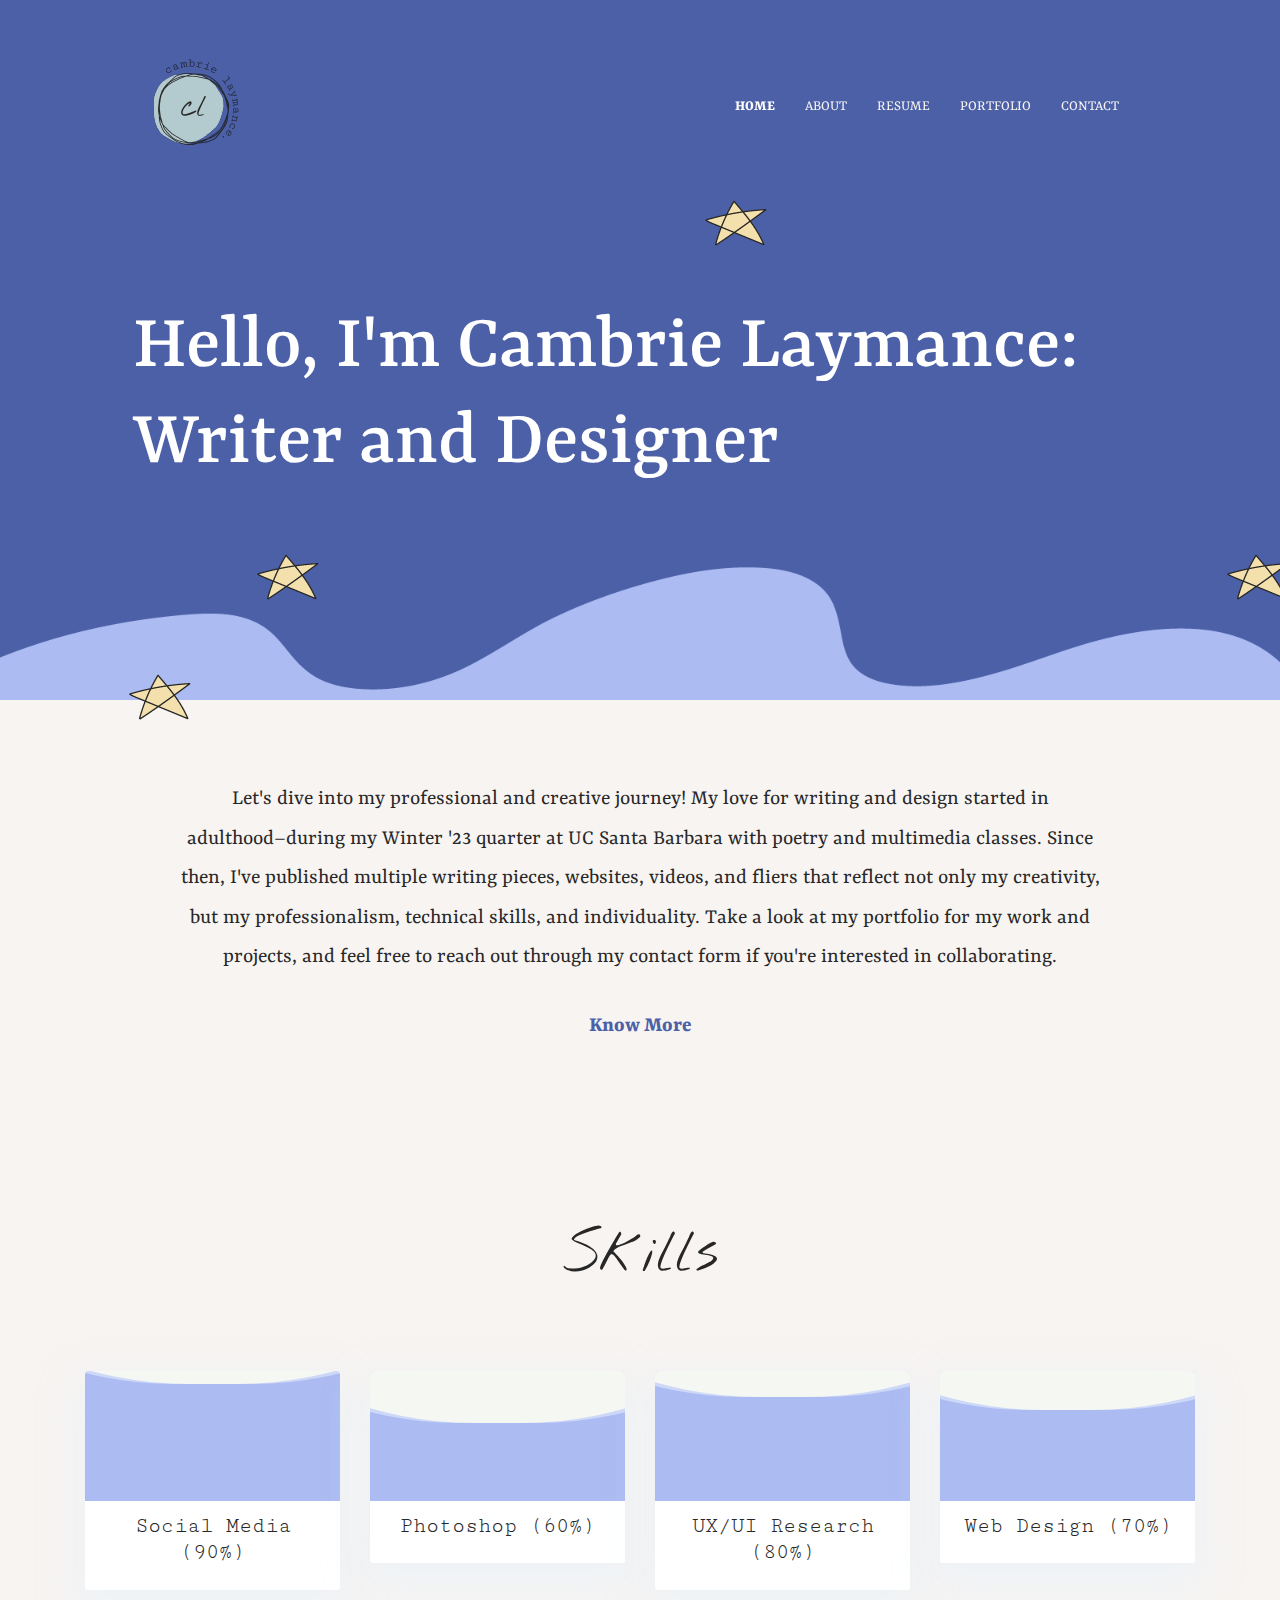
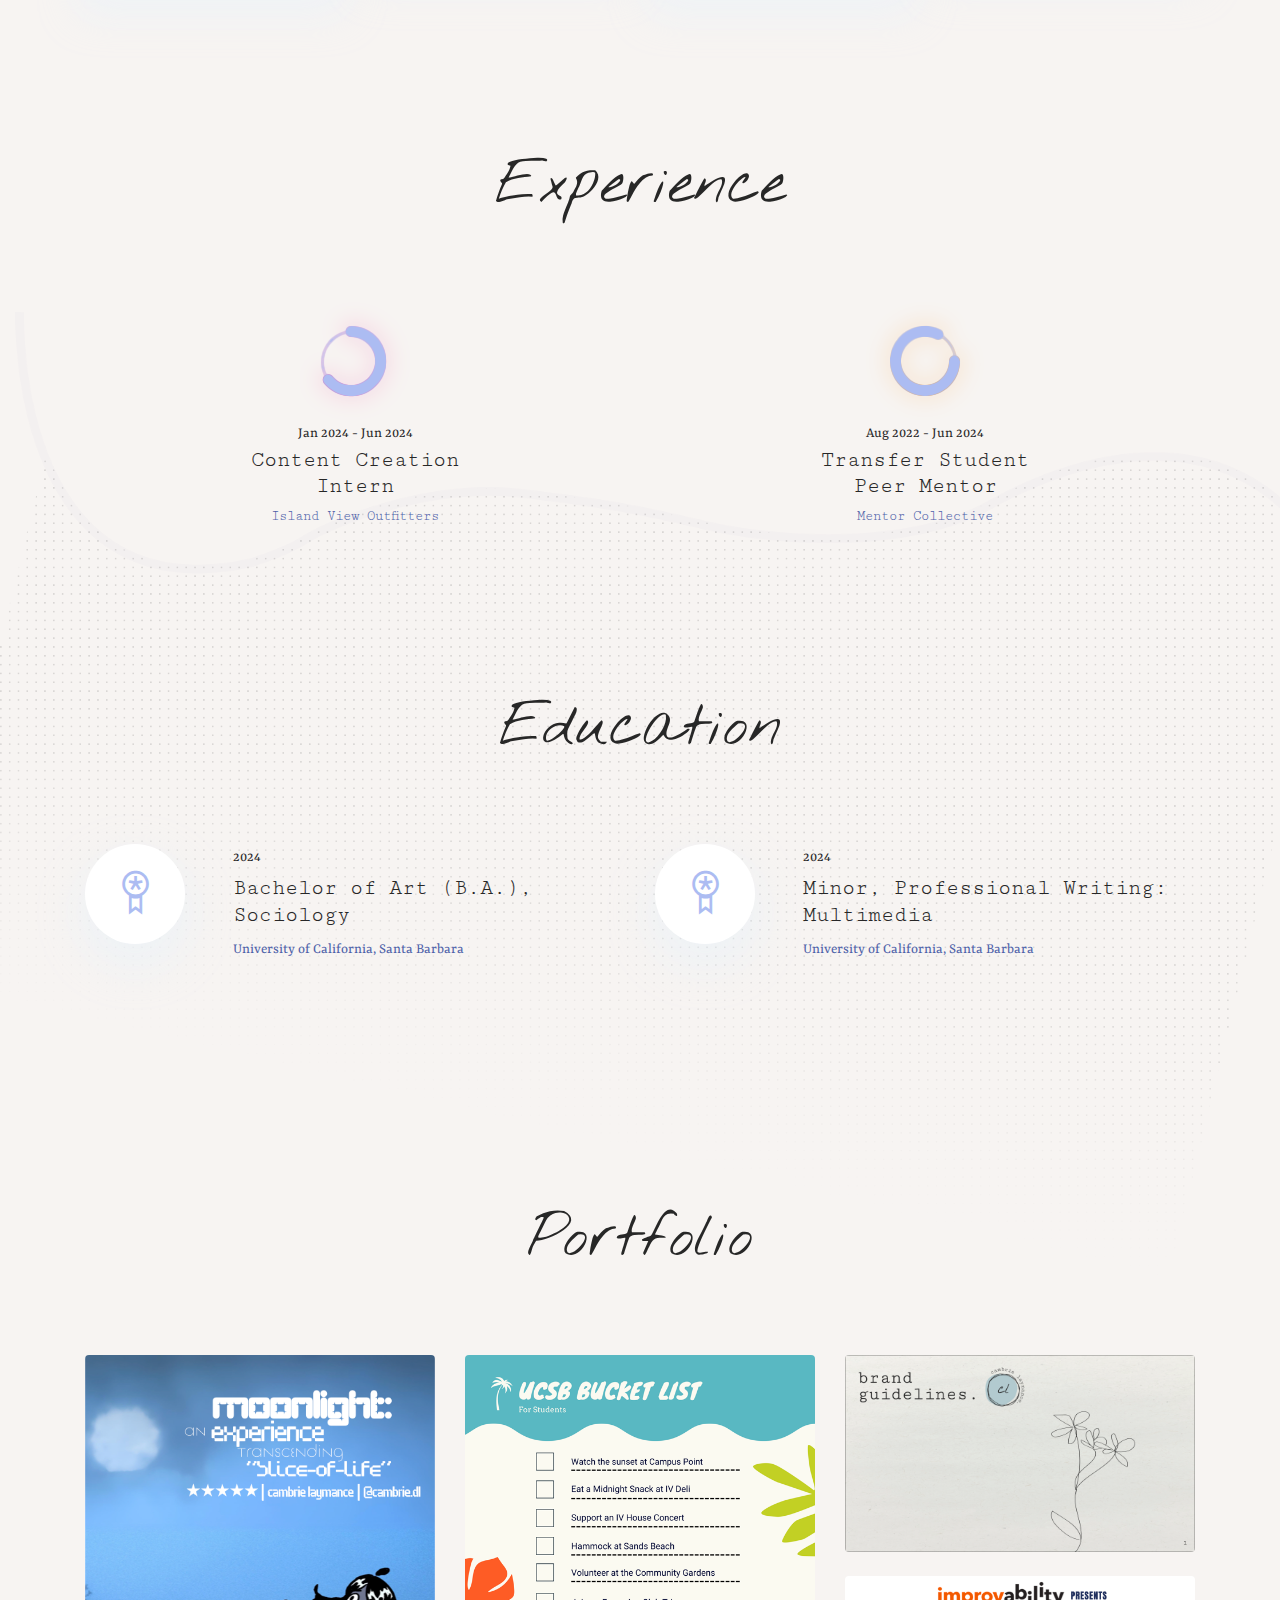
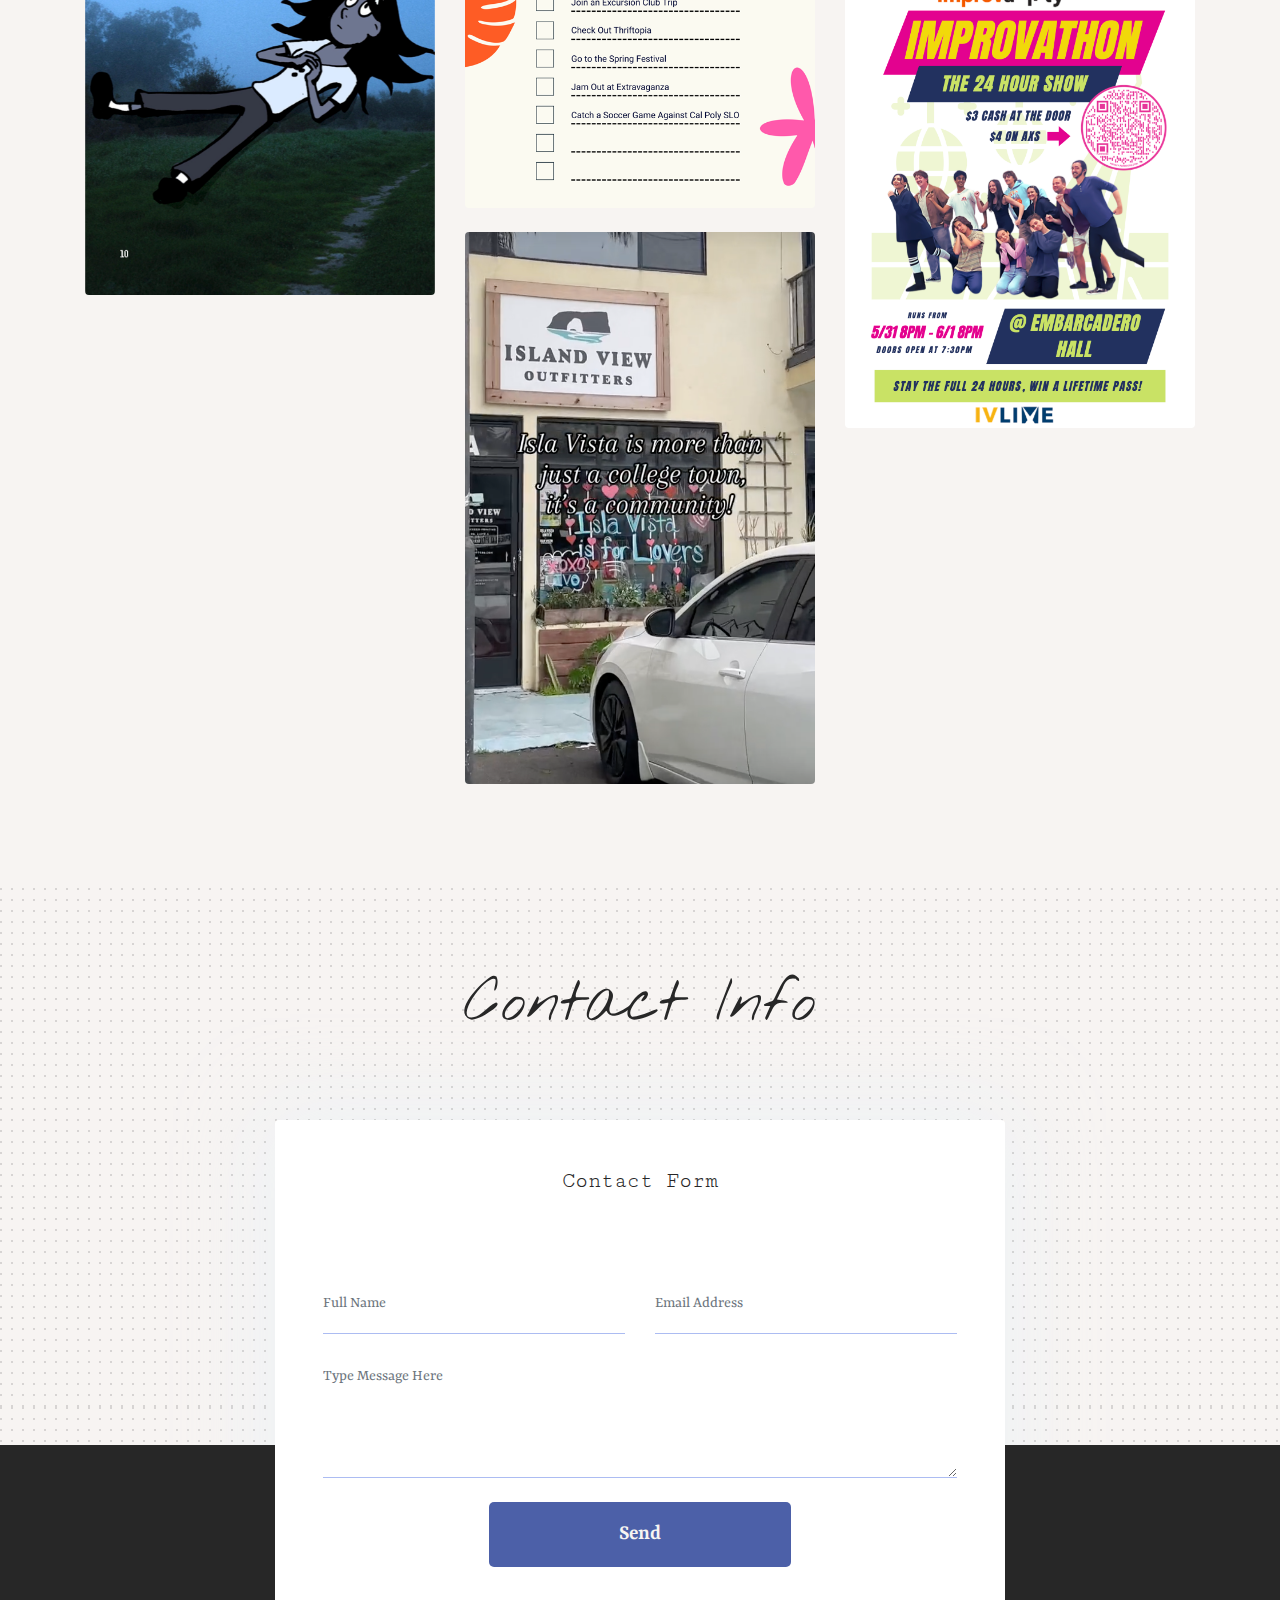
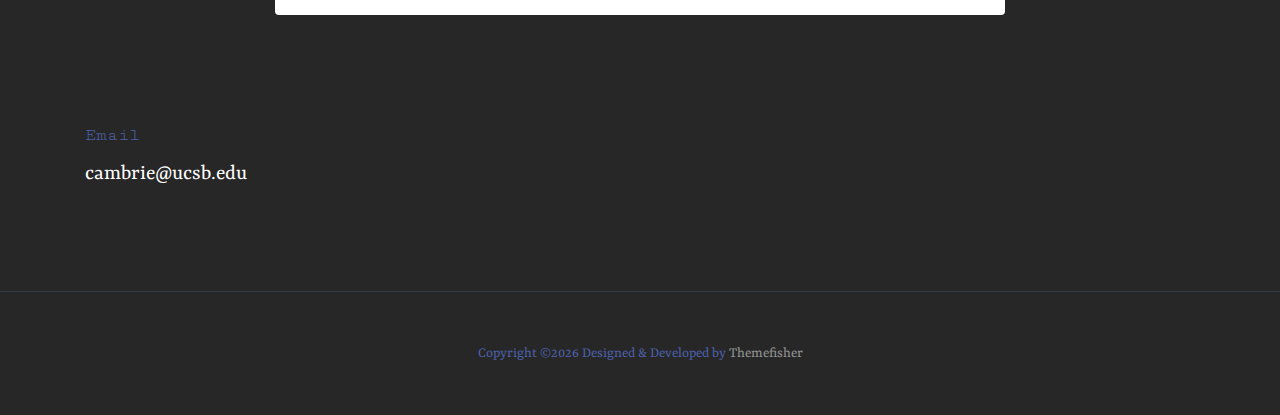
<file: theme/index.html>
<!DOCTYPE html>

<!--
 // WEBSITE: https://themefisher.com
 // TWITTER: https://twitter.com/themefisher
 // FACEBOOK: https://www.facebook.com/themefisher
 // GITHUB: https://github.com/themefisher/
-->

<html lang="en">
<head>

  <!-- Basic Page Needs
  ================================================== -->
  <meta charset="utf-8">
  <title>Cambrie Laymance's Professional Portfolio</title>

  <!-- Mobile Specific Metas
  ================================================== -->
  <meta http-equiv="X-UA-Compatible" content="IE=edge">
  <meta name="description" content="Creative Portfolio Template">
  <meta name="viewport" content="width=device-width, initial-scale=1.0, maximum-scale=5.0">
  <meta name="author" content="Themefisher">
  <meta name="generator" content="Themefisher Kross Template v1.0">
  
  <!-- theme meta -->
  <meta name="theme-name" content="Laymance" />
  
  <!-- Favicon -->
  <link rel="shortcut icon" type="image/x-icon" href="images/favicon.png" />
  
  <!-- ** Plugins Needed for the Project ** -->
  <!-- Bootstrap -->
  <link rel="stylesheet" href="plugins/bootstrap/bootstrap.min.css">
  <!-- slick slider -->
  <link rel="stylesheet" href="plugins/slick/slick.css">
  <!-- themefy-icon -->
  <link rel="stylesheet" href="plugins/themify-icons/themify-icons.css">

  <!-- Main Stylesheet -->
  <link href="css/style.css" rel="stylesheet">

</head>
<body>
  

<header class="navigation fixed-top">
  <nav class="navbar navbar-expand-lg navbar-dark">
    <a class="navbar-brand font-tertiary h3" href="index.html"><img src="images/logo.png" alt="Myself"></a>
    <button class="navbar-toggler" type="button" data-toggle="collapse" data-target="#navigation"
      aria-controls="navigation" aria-expanded="false" aria-label="Toggle navigation">
      <span class="navbar-toggler-icon"></span>
    </button>

    <div class="collapse navbar-collapse text-center" id="navigation">
      <ul class="navbar-nav ml-auto">
        <li class="nav-item active">
          <a class="nav-link" href="index.html">Home</a>
        </li>
        <li class="nav-item">
          <a class="nav-link" href="about.html">about</a>
        </li>
        
        <li class="nav-item">
          <a class="nav-link" href="blog.html">Resume</a>
        </li>
        
        <li class="nav-item">
          <a class="nav-link" href="portfolio.html">Portfolio</a>
        </li>
        <li class="nav-item">
          <a class="nav-link" href="contact.html">Contact</a>
        </li>
      </ul>
    </div>
  </nav>
</header>

<!-- hero area -->
<section class="hero-area bg-primary" id="parallax">
  <div class="container">
    <div class="row">
      <div class="col-lg-11 mx-auto">
        <h1 class="text-white font-tertiary"> Hello, I'm Cambrie Laymance: Writer and Designer </h1>
      </div>
    </div>
  </div>
  <div class="layer-bg w-100">
    <img class="img-fluid w-100" src="images/illustrations/Swirly%20bg.png" alt="blue wave">
  </div>
  <div class="layer" id="l2">
    <img src="images/illustrations/Star%20Graphic.png" alt="yellow star">
  </div>
    <!--
  <div class="layer" id="l3">
    <img src="images/illustrations/Star%20Graphic.png" alt="yellow star">
  </div>
-->
  <div class="layer" id="l4">
    <img src="images/illustrations/Star%20Graphic.png" alt="yellow star">
  </div>
  <div class="layer" id="l5">
    <img src="images/illustrations/Star%20Graphic.png" alt="yellow star">
  </div>
  <div class="layer" id="l6">
    <img src="images/illustrations/Star%20Graphic.png" alt="yellow star">
  </div>
  <div class="layer" id="l7">
    <img src="images/illustrations/Star%20Graphic.png" alt="yellow star">
  </div>
    <!--
  <div class="layer" id="l8">
    <img src="images/illustrations/Star%20Graphic.png" alt="yellow star">
  </div>
-->
  <div class="layer" id="l9">
    <img src="images/illustrations/Star%20Graphic.png" alt="yellow star">
  </div>
  <!-- social icon
  <ul class="list-unstyled ml-5 mt-3 position-relative zindex-1">
    <li class="mb-3"><a class="text-white" href="https://themefisher.com/"><i class="ti-facebook"></i></a></li>
    <li class="mb-3"><a class="text-white" href="https://themefisher.com/"><i class="ti-instagram"></i></a></li>
    <li class="mb-3"><a class="text-white" href="https://themefisher.com/"><i class="ti-dribbble"></i></a></li>
    <li class="mb-3"><a class="text-white" href="https://themefisher.com/"><i class="ti-twitter"></i></a></li>
  </ul>
  <!-- /social icon -->
</section>
<!-- /hero area -->

<!-- about -->
<section class="section">
  <div class="container">
    <div class="row">
      <div class="col-lg-10 mx-auto text-center">
        <p class="font-secondary paragraph-lg text-dark">Let's dive into my professional and creative journey! My love for writing and design started in adulthood–during my Winter '23 quarter at UC Santa Barbara with poetry and multimedia classes. Since then, I've published multiple writing pieces, websites, videos, and fliers that reflect not only my creativity, but my professionalism, technical skills, and individuality. Take a look at my portfolio for my work and projects, and feel free to reach out through my contact form if you're interested in collaborating. </p>
        <a href="about.html" class="btn btn-transparent">know more</a>
      </div>
    </div>
  </div>
</section>
<!-- /about -->

<!-- skills -->
<section class="section">
  <div class="container">
    <div class="row">
      <div class="col-lg-12 text-center">
        <h2 class="section-title">Skills</h2>
      </div>
      <div class="col-lg-3 col-sm-6 mb-4 mb-lg-0">
        <div class="card shadow text-center">
          <div class="position-relative rounded-top progress-wrapper" data-color="#acbcf2">
            <div class="wave" data-progress="90%"></div>
          </div>
          <div class="card-footer bg-white">
            <h4 class="card-title">Social Media (90%)</h4>
          </div>
        </div>
      </div>
      <div class="col-lg-3 col-sm-6 mb-4 mb-lg-0">
        <div class="card shadow text-center">
          <div class="position-relative rounded-top progress-wrapper" data-color="#acbcf2">
            <div class="wave" data-progress="60%"></div>
          </div>
          <div class="card-footer bg-white">
            <h4 class="card-title">Photoshop (60%)</h4>
          </div>
        </div>
      </div>
      <div class="col-lg-3 col-sm-6 mb-4 mb-lg-0">
        <div class="card shadow text-center">
          <div class="position-relative rounded-top progress-wrapper" data-color="#acbcf2">
            <div class="wave" data-progress="80%"></div>
          </div>
          <div class="card-footer bg-white">
            <h4 class="card-title">UX/UI Research (80%)</h4>
          </div>
        </div>
      </div>
      <div class="col-lg-3 col-sm-6 mb-4 mb-lg-0">
        <div class="card shadow text-center">
          <div class="position-relative rounded-top progress-wrapper" data-color="#acbcf2">
            <div class="wave" data-progress="70%"></div>
          </div>
          <div class="card-footer bg-white">
            <h4 class="card-title">Web Design (70%)</h4>
          </div>
        </div>
      </div>
    </div>
  </div>
</section>
<!-- /skills -->

<!-- experience -->
<section class="section">
  <div class="container">
    <div class="row justify-content-around">
      <div class="col-lg-12 text-center">
        <h2 class="section-title">Experience</h2>
      </div>
      <div class="col-lg-3 col-md-4 text-center">
        <img src="images/experience/icon-1.png" alt="icon">
        <p class="mb-0">Jan 2024 - Jun 2024</p>
        <h4>Content Creation Intern</h4>
        <h6 class="text-light">Island View Outfitters</h6>
      </div>
      <div class="col-lg-3 col-md-4 text-center">
        <img src="images/experience/icon-2.png" alt="icon">
        <p class="mb-0">Aug 2022 - Jun 2024</p>
        <h4>Transfer Student Peer Mentor</h4>
        <h6 class="text-light">Mentor Collective</h6>
      </div>
    <!--
      <div class="col-lg-3 col-md-4 text-center">
        <img src="images/experience/icon-3.png" alt="icon">
        <p class="mb-0">Sep 2014 - Present</p>
        <h4>Senior UI Designer</h4>
        <h6 class="text-light">THEMEFISHER</h6>
      </div>
-->
    </div>
  </div>
</section>
<!-- ./experience -->

<!-- education -->
<section class="section position-relative">
  <div class="container">
    <div class="row">
      <div class="col-lg-12 text-center">
        <h2 class="section-title">Education</h2>
      </div>
      <div class="col-lg-6 col-md-6 mb-80">
        <div class="d-flex">
          <div class="mr-lg-5 mr-3">
            <i class="ti-medall icon icon-light icon-bg bg-white shadow rounded-circle d-block"></i>
          </div>
          <div>
            <p class="text-dark mb-1">2024</p>
            <h4>Bachelor of Art (B.A.), Sociology</h4>
            <p class="mb-0 text-light">University of California, Santa Barbara</p>
          </div>
        </div>
      </div>
      <div class="col-lg-6 col-md-6 mb-80">
        <div class="d-flex">
          <div class="mr-lg-5 mr-3">
            <i class="ti-medall icon icon-light icon-bg bg-white shadow rounded-circle d-block"></i>
          </div>
          <div>
            <p class="text-dark mb-1">2024</p>
            <h4>Minor, Professional Writing: Multimedia</h4>
            <p class="mb-0 text-light">University of California, Santa Barbara</p>
          </div>
        </div>
      </div>
    <!--
      <div class="col-lg-6 col-md-6 mb-80">
        <div class="d-flex">
          <div class="mr-lg-5 mr-3">
            <i class="ti-medall icon icon-light icon-bg bg-white shadow rounded-circle d-block"></i>
          </div>
          <div>
            <p class="text-dark mb-1">2000</p>
            <h4>Higher Secondary Certificat</h4>
            <p class="mb-0 text-light">Cardiff School</p>
          </div>
        </div>
      </div> 
      <div class="col-lg-6 col-md-6 mb-80">
        <div class="d-flex">
          <div class="mr-lg-5 mr-3">
            <i class="ti-medall icon icon-light icon-bg bg-white shadow rounded-circle d-block"></i>
          </div>
          <div>
            <p class="text-dark mb-1">1998</p>
            <h4>Secondary School Certificate</h4>
            <p class="mb-0 text-light">Cardiff School</p>
          </div>
        </div>
      </div>
-->
    </div>
  </div>
  <!-- bg image -->
  <img class="img-fluid edu-bg-image w-100" src="images/backgrounds/education-bg.png" alt="bg-image">
</section>
<!-- /education-->
    
<!-- portfolio -->
<section class="section">
  <div class="container">
    <div class="row">
      <div class="col-12 text-center">
        <h2 class="section-title">Portfolio</h2>
      </div>
    </div>
    <div class="row shuffle-wrapper">
      <div class="col-lg-4 col-6 mb-4 shuffle-item">
        <div class="position-relative rounded hover-wrapper">
          <img src="images/portfolio/item-1.png" alt="portfolio-image" class="img-fluid rounded w-100">
          <div class="hover-overlay">
            <div class="hover-content">
              <a class="btn btn-light btn-sm" href="#!">view project</a>
            </div>
          </div>
        </div>
      </div>
      <div class="col-lg-4 col-6 mb-4 shuffle-item">
        <div class="position-relative rounded hover-wrapper">
          <img src="images/portfolio/item-2.png" alt="portfolio-image" class="img-fluid rounded w-100">
          <div class="hover-overlay">
            <div class="hover-content">
              <a class="btn btn-light btn-sm" href="#!">view project</a>
            </div>
          </div>
        </div>
      </div>
      <div class="col-lg-4 col-6 mb-4 shuffle-item">
        <div class="position-relative rounded hover-wrapper">
          <img src="images/portfolio/item-3.png" alt="portfolio-image" class="img-fluid rounded w-100">
          <div class="hover-overlay">
            <div class="hover-content">
              <a class="btn btn-light btn-sm" href="#!">view project</a>
            </div>
          </div>
        </div>
      </div>
      <div class="col-lg-4 col-6 mb-4 shuffle-item">
        <div class="position-relative rounded hover-wrapper">
          <img src="images/portfolio/item-4.png" alt="portfolio-image" class="img-fluid rounded w-100">
          <div class="hover-overlay">
            <div class="hover-content">
              <a class="btn btn-light btn-sm" href="#!">view project</a>
            </div>
          </div>
        </div>
      </div>
      <div class="col-lg-4 col-6 mb-4 shuffle-item">
        <div class="position-relative rounded hover-wrapper">
          <img src="images/portfolio/item-5.png" alt="portfolio-image" class="img-fluid rounded w-100">
          <div class="hover-overlay">
            <div class="hover-content">
              <a class="btn btn-light btn-sm" href="#!">view project</a>
            </div>
          </div>
        </div>
      </div>
    </div>
  </div>
</section>
<!-- /portfolio -->

<!-- services
    <section class="section">
  <div class="container">
    <div class="row">
      <div class="col-12 text-center">
        <h2 class="section-title">Services</h2>
      </div>
      <div class="col-md-4 mb-4 mb-md-0">
        <div class="card hover-shadow shadow">
          <div class="card-body text-center px-4 py-5">
            <i class="ti-palette icon mb-5 d-inline-block"></i>
            <h4 class="mb-4">UI Design</h4>
            <p>Lorem ipsum dolor sit amet, consectetur adipisicing elit, sed do eiusmod tempor incididunt ut labore et
              dolore magna aliqua.</p>
          </div>
        </div>
      </div>
      <div class="col-md-4 mb-4 mb-md-0">
        <div class="card active-bg-primary hover-shadow shadow">
          <div class="card-body text-center px-4 py-5">
            <i class="ti-vector icon mb-5 d-inline-block"></i>
            <h4 class="mb-4">UX Design</h4>
            <p>Lorem ipsum dolor sit amet, consectetur adipisicing elit, sed do eiusmod tempor incididunt ut labore et
              dolore magna aliqua.</p>
          </div>
        </div>
      </div>
      <div class="col-md-4 mb-4 mb-md-0">
        <div class="card hover-shadow shadow">
          <div class="card-body text-center px-4 py-5">
            <i class="ti-panel icon mb-5 d-inline-block"></i>
            <h4 class="mb-4">Interaction Design</h4>
            <p>Lorem ipsum dolor sit amet, consectetur adipisicing elit, sed do eiusmod tempor incididunt ut labore et
              dolore magna aliqua.</p>
          </div>
        </div>
      </div>
    </div>
  </div>
</section>
<!-- /services -->

<!-- testimonial
<section class="section bg-primary position-relative testimonial-bg-shapes">
  <div class="container">
    <div class="row">
      <div class="col-12 text-center">
        <h2 class="section-title text-white mb-5">Testimonials</h2>
      </div>
      <div class="col-lg-10 mx-auto testimonial-slider">
        <!-- slider-item
        <div class="text-center testimonial-content">
          <i class="ti-quote-right text-white icon mb-4 d-inline-block"></i>
          <p class="text-white mb-4">Lorem ipsum dolor sit amet, consectetur adipisicing elit, sed do eiusmod tempor
            incididunt ut labore et dolore magna aliqua. Ut enim ad minim veniam, <strong>quis nostrud exercitation
              ullamco laboris nisi ut aliquip ex ea commodo consequat.</strong> Duis aute irure dolor in reprehenderit
            in voluptate velit esse cillum dolore eu fugiat nulla pariatur.</p>
          <img class="img-fluid rounded-circle mb-4 d-inline-block" src="images/testimonial/client-1.png"
            alt="client-image">
          <h4 class="text-white">Jesica Gomez</h4>
          <h6 class="text-light mb-4">CEO, Funder</h6>
        </div>
        <!-- slider-item
        <div class="text-center testimonial-content">
          <i class="ti-quote-right text-white icon mb-4 d-inline-block"></i>
          <p class="text-white mb-4">Lorem ipsum dolor sit amet, consectetur adipisicing elit, sed do eiusmod tempor
            incididunt ut labore et dolore magna aliqua. Ut enim ad minim veniam, <strong>quis nostrud exercitation
              ullamco
              laboris nisi ut aliquip ex ea commodo consequat.</strong> Duis aute irure dolor in reprehenderit in
            voluptate velit
            esse cillum dolore eu fugiat nulla pariatur.</p>
          <img class="img-fluid rounded-circle mb-4 d-inline-block" src="images/testimonial/client-1.png"
            alt="client-image">
          <h4 class="text-white">Jesica Gomez</h4>
          <h6 class="text-light mb-4">CEO, Funder</h6>
        </div>
        <!-- slider-item
        <div class="text-center testimonial-content">
          <i class="ti-quote-right text-white icon mb-4 d-inline-block"></i>
          <p class="text-white mb-4">Lorem ipsum dolor sit amet, consectetur adipisicing elit, sed do eiusmod tempor
            incididunt ut labore et dolore magna aliqua. Ut enim ad minim veniam, <strong>quis nostrud exercitation
              ullamco
              laboris nisi ut aliquip ex ea commodo consequat.</strong> Duis aute irure dolor in reprehenderit in
            voluptate velit
            esse cillum dolore eu fugiat nulla pariatur.</p>
          <img class="img-fluid rounded-circle mb-4 d-inline-block" src="images/testimonial/client-1.png"
            alt="client-image">
          <h4 class="text-white">Jesica Gomez</h4>
          <h6 class="text-light mb-4">CEO, Funder</h6>
        </div>
      </div>
    </div>
  </div>
  <!-- bg shapes
  <img src="images/backgrounds/map.png" alt="map" class="img-fluid bg-map">
  <img src="images/illustrations/dots-group-v.png" alt="bg-shape" class="img-fluid bg-shape-1">
  <img src="images/illustrations/leaf-orange.png" alt="bg-shape" class="img-fluid bg-shape-2">
  <img src="images/illustrations/dots-group-sm.png" alt="bg-shape" class="img-fluid bg-shape-3">
  <img src="images/illustrations/leaf-pink-round.png" alt="bg-shape" class="img-fluid bg-shape-4">
  <img src="images/illustrations/leaf-cyan.png" alt="bg-shape" class="img-fluid bg-shape-5">
</section>
<!-- /testimonial -->

<!-- client logo slider
<section class="section pb-0">
  <div class="container">
    <div class="client-logo-slider d-flex align-items-center">
      <a href="contact.html" class="text-center d-block outline-0 p-4"><img class="d-unset img-fluid"
          src="images/clients-logo/client-logo-1.png" alt="client-logo"></a>
      <a href="contact.html" class="text-center d-block outline-0 p-4"><img class="d-unset img-fluid"
          src="images/clients-logo/client-logo-2.png" alt="client-logo"></a>
      <a href="contact.html" class="text-center d-block outline-0 p-4"><img class="d-unset img-fluid"
          src="images/clients-logo/client-logo-3.png" alt="client-logo"></a>
      <a href="contact.html" class="text-center d-block outline-0 p-4"><img class="d-unset img-fluid"
          src="images/clients-logo/client-logo-4.png" alt="client-logo"></a>
      <a href="contact.html" class="text-center d-block outline-0 p-4"><img class="d-unset img-fluid"
          src="images/clients-logo/client-logo-5.png" alt="client-logo"></a>
      <a href="contact.html" class="text-center d-block outline-0 p-4"><img class="d-unset img-fluid"
          src="images/clients-logo/client-logo-1.png" alt="client-logo"></a>
      <a href="contact.html" class="text-center d-block outline-0 p-4"><img class="d-unset img-fluid"
          src="images/clients-logo/client-logo-2.png" alt="client-logo"></a>
      <a href="contact.html" class="text-center d-block outline-0 p-4"><img class="d-unset img-fluid"
          src="images/clients-logo/client-logo-3.png" alt="client-logo"></a>
      <a href="contact.html" class="text-center d-block outline-0 p-4"><img class="d-unset img-fluid"
          src="images/clients-logo/client-logo-4.png" alt="client-logo"></a>
      <a href="contact.html" class="text-center d-block outline-0 p-4"><img class="d-unset img-fluid"
          src="images/clients-logo/client-logo-5.png" alt="client-logo"></a>
    </div>
  </div>
</section>
<!-- /client logo slider -->

<!-- Resume
<section class="section">
  <div class="container">
    <div class="row">
      <div class="col-12 text-center">
        <h2 class="section-title">Resume</h2>
      </div>
      <div class="col-lg-4 col-sm-6 mb-4 mb-lg-0">
        <article class="card shadow">
          <img class="rounded card-img-top" src="images/blog/post-3.jpg" alt="post-thumb">
          <div class="card-body">
            <h4 class="card-title"><a class="text-dark" href="blog-single.html">Amazon increase income 1.5 Million</a>
            </h4>
            <p class="cars-text">Lorem ipsum dolor sit amet, consectetur adipisicing elit, sed do eiusmod tempor
              incididunt ut labore et
              dolore magna aliqua.</p>
            <a href="blog-single.html" class="btn btn-xs btn-primary">Read More</a>
          </div>
        </article>
      </div>
      <div class="col-lg-4 col-sm-6 mb-4 mb-lg-0">
        <article class="card shadow">
          <img class="rounded card-img-top" src="images/blog/post-4.jpg" alt="post-thumb">
          <div class="card-body">
            <h4 class="card-title"><a class="text-dark" href="blog-single.html">Amazon increase income 1.5 Million</a>
            </h4>
            <p class="cars-text">Lorem ipsum dolor sit amet, consectetur adipisicing elit, sed do eiusmod tempor
              incididunt ut labore et
              dolore magna aliqua.</p>
            <a href="blog-single.html" class="btn btn-xs btn-primary">Read More</a>
          </div>
        </article>
      </div>
      <div class="col-lg-4 col-sm-6 mb-4 mb-lg-0">
        <article class="card shadow">
          <img class="rounded card-img-top" src="images/blog/post-2.jpg" alt="post-thumb">
          <div class="card-body">
            <h4 class="card-title"><a class="text-dark" href="blog-single.html">Amazon increase income 1.5 Million</a>
            </h4>
            <p class="cars-text">Lorem ipsum dolor sit amet, consectetur adipisicing elit, sed do eiusmod tempor
              incididunt ut labore et
              dolore magna aliqua.</p>
            <a href="blog-single.html" class="btn btn-xs btn-primary">Read More</a>
          </div>
        </article>
      </div>
    </div>
  </div>
</section>
/Resume -->

<!-- contact -->
<section class="section section-on-footer" data-background="images/backgrounds/bg-dots.png">
  <div class="container">
    <div class="row">
      <div class="col-12 text-center">
        <h2 class="section-title">Contact Info</h2>
      </div>
      <div class="col-lg-8 mx-auto">
        <div class="bg-white rounded text-center p-5 shadow-down">
          <h4 class="mb-80">Contact Form</h4>
          <form action="#" class="row">
            <div class="col-md-6">
              <input type="text" id="name" name="name" placeholder="Full Name" class="form-control px-0 mb-4" required>
            </div>
            <div class="col-md-6">
              <input type="email" id="email" name="email" placeholder="Email Address" class="form-control px-0 mb-4" required>
            </div>
            <div class="col-12">
              <textarea name="message" id="message" class="form-control px-0 mb-4"
                placeholder="Type Message Here" required></textarea>
            </div>
            <div class="col-lg-6 col-10 mx-auto">
              <button class="btn btn-primary w-100">send</button>
            </div>
          </form>
        </div>
      </div>
    </div>
  </div>
</section>
<!-- /contact -->

<!-- footer -->
<footer class="bg-dark footer-section">
  <div class="section">
    <div class="container">
      <div class="row">
        <div class="col-md-4">
          <h5 class="text-light">Email</h5>
          <p class="text-white paragraph-lg font-secondary">cambrie@ucsb.edu</p>
        </div>
<!-- Phone and Address
        <div class="col-md-4">
          <h5 class="text-light">Phone</h5>
          <p class="text-white paragraph-lg font-secondary">xxxxxxxxxx</p>
        </div>
        <div class="col-md-4">
          <h5 class="text-light">Address</h5>
          <p class="text-white paragraph-lg font-secondary">125/A, CA Commercial Area, California, USA</p>
        </div>
          -->
      </div>
    </div>
  </div>
  <div class="border-top text-center border-dark py-5">
    <p class="mb-0 text-light">Copyright &copy;<script>
        var CurrentYear = new Date().getFullYear()
        document.write(CurrentYear)
      </script> Designed &amp; Developed by <a class="text-white-50" href="Themefisher">Themefisher</a></p>
  </div>
</footer>
<!-- /footer -->

<!-- jQuery -->
<script src="plugins/jQuery/jquery.min.js"></script>
<!-- Bootstrap JS -->
<script src="plugins/bootstrap/bootstrap.min.js"></script>
<!-- slick slider -->
<script src="plugins/slick/slick.min.js"></script>
<!-- filter -->
<script src="plugins/shuffle/shuffle.min.js"></script>

<!-- Main Script -->
<script src="js/script.js"></script>

</body>
</html>
</file>
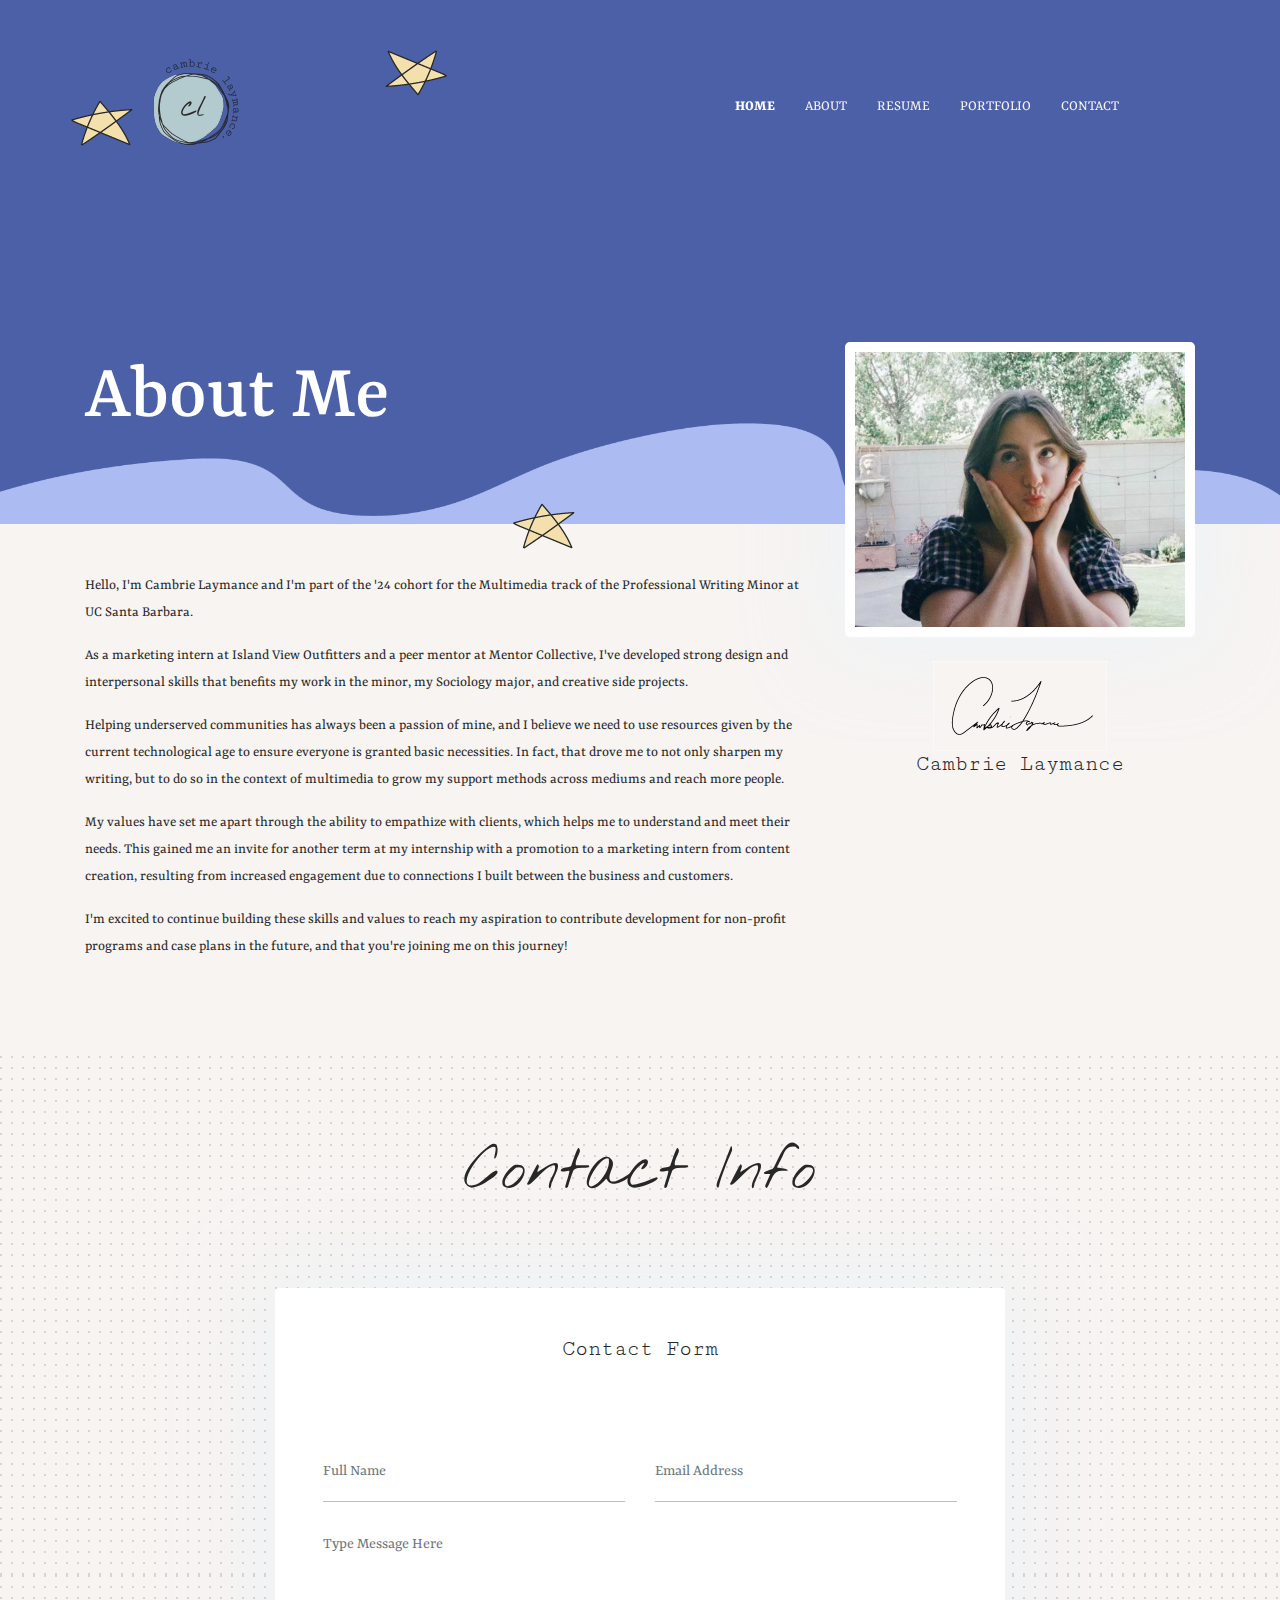
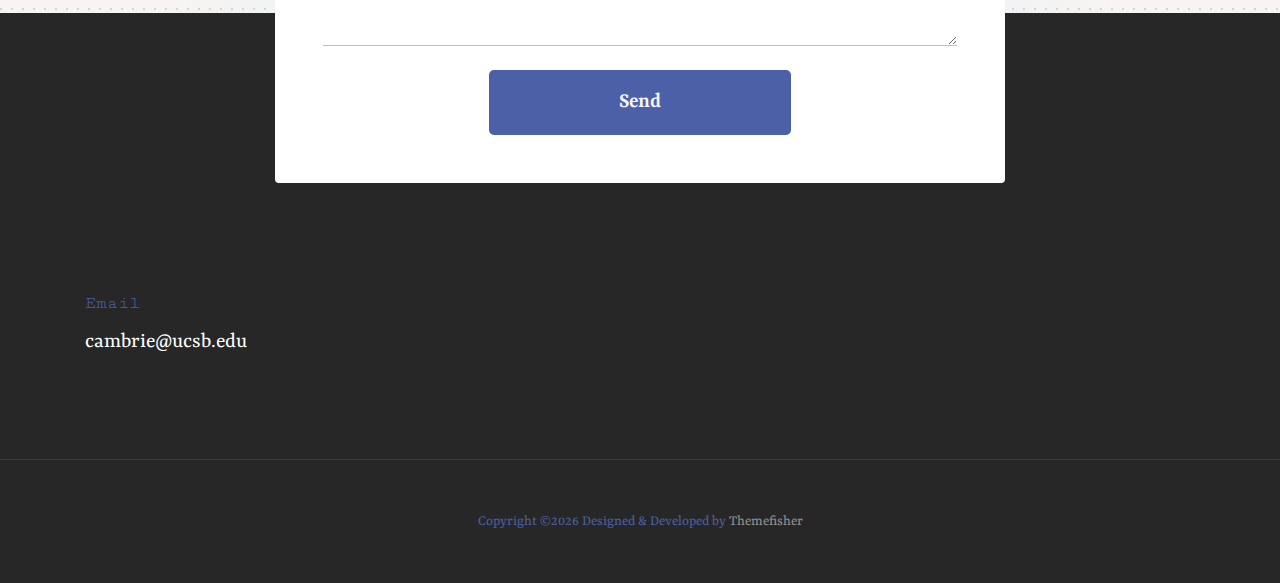
<file: theme/about.html>
<!DOCTYPE html>

<!--
 // WEBSITE: https://themefisher.com
 // TWITTER: https://twitter.com/themefisher
 // FACEBOOK: https://www.facebook.com/themefisher
 // GITHUB: https://github.com/themefisher/
-->

<html lang="en">
<head>

  <!-- Basic Page Needs
  ================================================== -->
  <meta charset="utf-8">
  <title>Cambrie Laymance's Professional Portfolio</title>

  <!-- Mobile Specific Metas
  ================================================== -->
  <meta http-equiv="X-UA-Compatible" content="IE=edge">
  <meta name="description" content="Creative Portfolio Template">
  <meta name="viewport" content="width=device-width, initial-scale=1.0, maximum-scale=5.0">
  <meta name="author" content="Themefisher">
  <meta name="generator" content="Themefisher Kross Template v1.0">
  <!-- Favicon -->
  <link rel="shortcut icon" type="image/x-icon" href="images/favicon.png" />
  
  <!-- ** Plugins Needed for the Project ** -->
  <!-- Bootstrap -->
  <link rel="stylesheet" href="plugins/bootstrap/bootstrap.min.css">
  <!-- slick slider -->
  <link rel="stylesheet" href="plugins/slick/slick.css">
  <!-- themefy-icon -->
  <link rel="stylesheet" href="plugins/themify-icons/themify-icons.css">

  <!-- Main Stylesheet -->
  <link href="css/style.css" rel="stylesheet">

</head>
<body>
  

<header class="navigation fixed-top">
  <nav class="navbar navbar-expand-lg navbar-dark">
    <a class="navbar-brand font-tertiary h3" href="index.html"><img src="images/logo.png" alt="Myself"></a>
    <button class="navbar-toggler" type="button" data-toggle="collapse" data-target="#navigation"
      aria-controls="navigation" aria-expanded="false" aria-label="Toggle navigation">
      <span class="navbar-toggler-icon"></span>
    </button>

    <div class="collapse navbar-collapse text-center" id="navigation">
      <ul class="navbar-nav ml-auto">
        <li class="nav-item active">
          <a class="nav-link" href="index.html">Home</a>
        </li>
        <li class="nav-item">
          <a class="nav-link" href="about.html">about</a>
        </li>
        <li class="nav-item">
          <a class="nav-link" href="blog.html">Resume</a>
        </li>
        <li class="nav-item">
          <a class="nav-link" href="portfolio.html">Portfolio</a>
        </li>
        <li class="nav-item">
          <a class="nav-link" href="contact.html">Contact</a>
        </li>
      </ul>
    </div>
  </nav>
</header>

<!-- page title -->
<section class="page-title-alt bg-primary position-relative">
  <div class="container">
    <div class="row">
      <div class="col-12">
        <h1 class="text-white font-tertiary">About Me</h1>
      </div>
    </div>
  </div>
  <!-- background shapes -->
  <img src="images/illustrations/Swirly%20bg.png" alt="illustrations" class="bg-shape-1 w-100">
  <img src="images/illustrations/Star%20Graphic.png" alt="illustrations" class="bg-shape-2">
  <img src="images/illustrations/Star%20Graphic.png" alt="illustrations" class="bg-shape-3">
<!--
  <img src="images/illustrations/Star%20Graphic.png" alt="illustrations" class="bg-shape-4">
-->
  <img src="images/illustrations/Star%20Graphic.png" alt="illustrations" class="bg-shape-5">
  <img src="images/illustrations/Star%20Graphic.png" alt="illustrations" class="bg-shape-6">
</section>
<!-- /page title -->

<!-- about -->
<section class="section pt-5">
  <div class="container">
    <div class="row">
      <div class="col-md-8">
        <p>Hello, I'm Cambrie Laymance and I'm part of the '24 cohort for the Multimedia track of the Professional Writing Minor at UC Santa Barbara.
          </p>
        <p>As a marketing intern at Island View Outfitters and a peer mentor at Mentor Collective, I've developed strong design and interpersonal skills that benefits my work in the minor, my Sociology major, and creative side projects. 
          </p>
        <p>Helping underserved communities has always been a passion of mine, and I believe we need to use resources given by the current technological age to ensure everyone is granted basic necessities. In fact, that drove me to not only sharpen my writing, but to do so in the context of multimedia to grow my support methods across mediums and reach more people.</p>
        <p>My values have set me apart through the ability to empathize with clients, which helps me to understand and meet their needs. This gained me an invite for another term at my internship with a promotion to a marketing intern from content creation, resulting from increased engagement due to connections I built between the business and customers.
          </p>
        <p>I'm excited to continue building these skills and values to reach my aspiration to contribute development for non-profit programs and case plans in the future, and that you're joining me on this journey!
          </p>
      </div>
      <div class="col-md-4 text-center drag-lg-top">
        <div class="shadow-down mb-4">
          <img src="images/about/author.jpg" alt="author" class="img-fluid w-100 rounded-lg border-thick border-white">
        </div>
        <img src="images/about/signature.png" alt="signature" class="img-fluid">
        <h4>Cambrie Laymance</h4>
      </div>
    </div>
  </div>
</section>
<!-- /about -->

<!-- Work Process
<section class="section">
  <div class="container">
    <div class="row justify-content-around">
      <div class="col-lg-12 text-center">
        <h2 class="section-title">Work Process</h2>
      </div>
      <div class="col-lg-3 col-md-4 text-center hover-shadow pt-3">
        <div class="">
          <img src="images/icons/plan.png" class="mb-4" alt="icon">
          <h4 class="mb-4">Research and Plan</h4>
          <p>Lorem ipsum dolor sit amet, consectetur adipisicing elit, sed do eiusmod tempor incididunt ut labore et
            dolore magna aliqua.</p>
        </div>
      </div>
      <div class="col-lg-3 col-md-4 text-center hover-shadow pt-3">
        <img src="images/icons/design.png" class="mb-4" alt="icon">
        <h4 class="mb-4">Design and Develop</h4>
        <p>Lorem ipsum dolor sit amet, consectetur adipisicing elit, sed do eiusmod tempor incididunt ut labore et
          dolore magna aliqua.</p>
      </div>
      <div class="col-lg-3 col-md-4 text-center hover-shadow pt-3">
        <img src="images/icons/print.png" class="mb-4" alt="icon">
        <h4 class="mb-4">Deliver</h4>
        <p>Lorem ipsum dolor sit amet, consectetur adipisicing elit, sed do eiusmod tempor incididunt ut labore et
          dolore magna aliqua.</p>
      </div>
    </div>
  </div>
</section>
./Work Process -->

<!-- team
<section class="section bg-cover" data-background="images/backgrounds/team-bg.png">
  <div class="container">
    <div class="row">
      <div class="col-12 text-center">
        <h2 class="section-title">My Team</h2>
      </div>
      <div class="col-md-4 col-sm-6 mb-4 mb-md-0">
        <div class="card text-center">
          <img src="images/team/member-1.png" class="card-img-top">
          <div class="card-body">
            <h4 class="card-title">Jack Schenziwe</h4>
            <p class="text-light font-secondary">Project Manager</p>
          </div>
        </div>
      </div>
      <div class="col-md-4 col-sm-6 mb-4 mb-md-0">
        <div class="card text-center">
          <img src="images/team/member-2.png" class="card-img-top">
          <div class="card-body">
            <h4 class="card-title">Jack Schenziwe</h4>
            <p class="text-light font-secondary">Project Manager</p>
          </div>
        </div>
      </div>
      <div class="col-md-4 col-sm-6 mb-4 mb-md-0">
        <div class="card text-center">
          <img src="images/team/member-3.png" class="card-img-top">
          <div class="card-body">
            <h4 class="card-title">Jack Schenziwe</h4>
            <p class="text-light font-secondary">Project Manager</p>
          </div>
        </div>
      </div>
    </div>
  </div>
</section>
/team -->

<!-- clients
<section class="section">
  <div class="container">
    <div class="row">
      <div class="col-12 text-center">
        <h2 class="section-title">My Clients</h2>
      </div>
    </div>
    <div class="row">
      <div class="col-12">
        <div class="client-logo-slider d-flex align-items-center">
          <a href="contact.html" class="text-center d-block outline-0 p-4"><img class="d-unset img-fluid"
              src="images/clients-logo/client-logo-1.png" alt="client-logo"></a>
          <a href="contact.html" class="text-center d-block outline-0 p-4"><img class="d-unset img-fluid"
              src="images/clients-logo/client-logo-2.png" alt="client-logo"></a>
          <a href="contact.html" class="text-center d-block outline-0 p-4"><img class="d-unset img-fluid"
              src="images/clients-logo/client-logo-3.png" alt="client-logo"></a>
          <a href="contact.html" class="text-center d-block outline-0 p-4"><img class="d-unset img-fluid"
              src="images/clients-logo/client-logo-4.png" alt="client-logo"></a>
          <a href="contact.html" class="text-center d-block outline-0 p-4"><img class="d-unset img-fluid"
              src="images/clients-logo/client-logo-5.png" alt="client-logo"></a>
          <a href="contact.html" class="text-center d-block outline-0 p-4"><img class="d-unset img-fluid"
              src="images/clients-logo/client-logo-1.png" alt="client-logo"></a>
          <a href="contact.html" class="text-center d-block outline-0 p-4"><img class="d-unset img-fluid"
              src="images/clients-logo/client-logo-2.png" alt="client-logo"></a>
          <a href="contact.html" class="text-center d-block outline-0 p-4"><img class="d-unset img-fluid"
              src="images/clients-logo/client-logo-3.png" alt="client-logo"></a>
          <a href="contact.html" class="text-center d-block outline-0 p-4"><img class="d-unset img-fluid"
              src="images/clients-logo/client-logo-4.png" alt="client-logo"></a>
          <a href="contact.html" class="text-center d-block outline-0 p-4"><img class="d-unset img-fluid"
              src="images/clients-logo/client-logo-5.png" alt="client-logo"></a>
        </div>
      </div>
    </div>
  </div>
</section>
 /clients -->

<!-- contact -->
<section class="section section-on-footer" data-background="images/backgrounds/bg-dots.png">
  <div class="container">
    <div class="row">
      <div class="col-12 text-center">
        <h2 class="section-title">Contact Info</h2>
      </div>
      <div class="col-lg-8 mx-auto">
        <div class="bg-white rounded text-center p-5 shadow-down">
          <h4 class="mb-80">Contact Form</h4>
          <form action="#" class="row">
            <div class="col-md-6">
              <input type="text" id="name" name="name" placeholder="Full Name" class="form-control px-0 mb-4" required>
            </div>
            <div class="col-md-6">
              <input type="email" id="email" name="email" placeholder="Email Address" class="form-control px-0 mb-4" required>
            </div>
            <div class="col-12">
              <textarea name="message" id="message" class="form-control px-0 mb-4"
                placeholder="Type Message Here" required></textarea>
            </div>
            <div class="col-lg-6 col-10 mx-auto">
              <button class="btn btn-primary w-100">send</button>
            </div>
          </form>
        </div>
      </div>
    </div>
  </div>
</section>
<!-- /contact -->

<!-- footer -->
<footer class="bg-dark footer-section">
  <div class="section">
    <div class="container">
      <div class="row">
        <div class="col-md-4">
          <h5 class="text-light">Email</h5>
          <p class="text-white paragraph-lg font-secondary">cambrie@ucsb.edu</p>
        </div>
          <!--
        <div class="col-md-4">
          <h5 class="text-light">Phone</h5>
          <p class="text-white paragraph-lg font-secondary">+880 2544 658 256</p>
        </div>
        <div class="col-md-4">
          <h5 class="text-light">Address</h5>
          <p class="text-white paragraph-lg font-secondary">125/A, CA Commercial Area, California, USA</p>
        
        </div>
-->
      </div>
    </div>
  </div>
  <div class="border-top text-center border-dark py-5">
    <p class="mb-0 text-light">Copyright &copy;<script>
        var CurrentYear = new Date().getFullYear()
        document.write(CurrentYear)
      </script> Designed &amp; Developed by <a class="text-white-50" href="Themefisher">Themefisher</a></p>
  </div>
</footer>
<!-- /footer -->

<!-- jQuery -->
<script src="plugins/jQuery/jquery.min.js"></script>
<!-- Bootstrap JS -->
<script src="plugins/bootstrap/bootstrap.min.js"></script>
<!-- slick slider -->
<script src="plugins/slick/slick.min.js"></script>
<!-- filter -->
<script src="plugins/shuffle/shuffle.min.js"></script>

<!-- Main Script -->
<script src="js/script.js"></script>

</body>
</html>
</file>
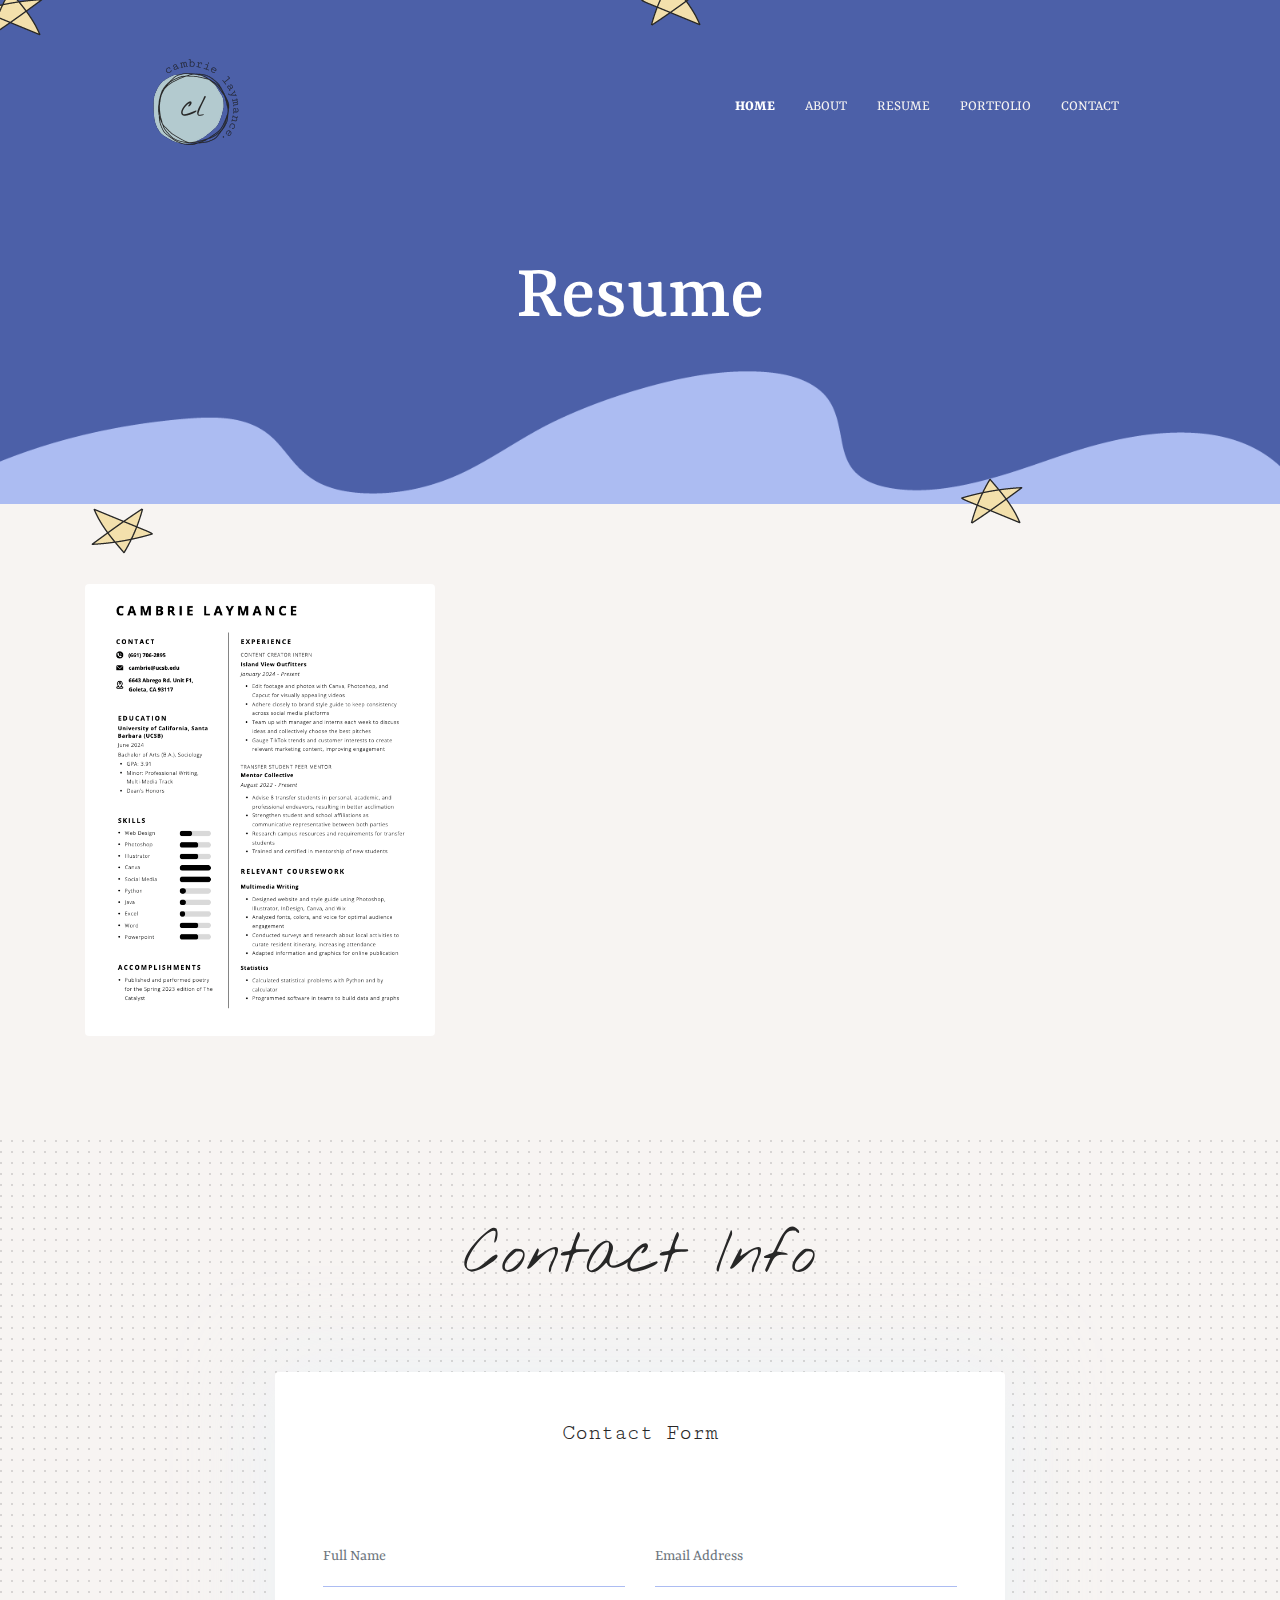
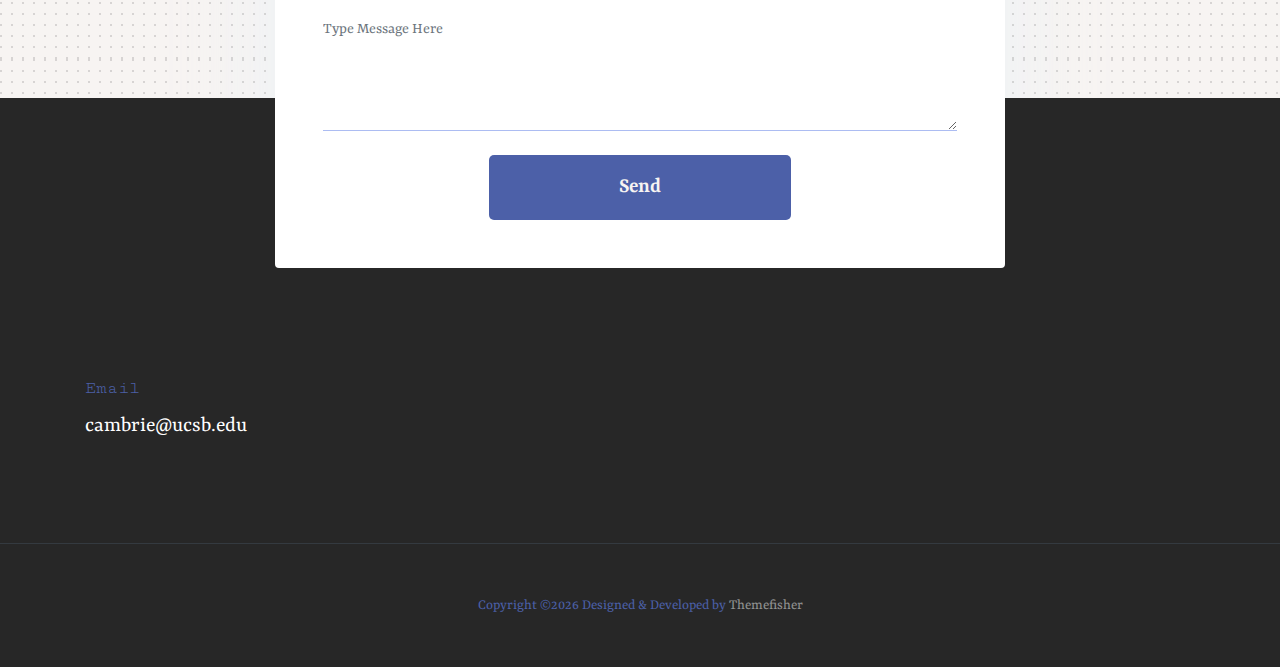
<file: theme/blog.html>
<!DOCTYPE html>

<!--
 // WEBSITE: https://themefisher.com
 // TWITTER: https://twitter.com/themefisher
 // FACEBOOK: https://www.facebook.com/themefisher
 // GITHUB: https://github.com/themefisher/
-->

<html lang="en">
<head>

  <!-- Basic Page Needs
  ================================================== -->
  <meta charset="utf-8">
  <title>Cambrie Laymance's Professional Portfolio</title>

  <!-- Mobile Specific Metas
  ================================================== -->
  <meta http-equiv="X-UA-Compatible" content="IE=edge">
  <meta name="description" content="Creative Portfolio Template">
  <meta name="viewport" content="width=device-width, initial-scale=1.0, maximum-scale=5.0">
  <meta name="author" content="Themefisher">
  <meta name="generator" content="Themefisher Kross Template v1.0">
  <!-- Favicon -->
  <link rel="shortcut icon" type="image/x-icon" href="images/favicon.png" />
  
  <!-- ** Plugins Needed for the Project ** -->
  <!-- Bootstrap -->
  <link rel="stylesheet" href="plugins/bootstrap/bootstrap.min.css">
  <!-- slick slider -->
  <link rel="stylesheet" href="plugins/slick/slick.css">
  <!-- themefy-icon -->
  <link rel="stylesheet" href="plugins/themify-icons/themify-icons.css">

  <!-- Main Stylesheet -->
  <link href="css/style.css" rel="stylesheet">

</head>
<body>
  

<header class="navigation fixed-top">
  <nav class="navbar navbar-expand-lg navbar-dark">
    <a class="navbar-brand font-tertiary h3" href="index.html"><img src="images/logo.png" alt="Myself"></a>
    <button class="navbar-toggler" type="button" data-toggle="collapse" data-target="#navigation"
      aria-controls="navigation" aria-expanded="false" aria-label="Toggle navigation">
      <span class="navbar-toggler-icon"></span>
    </button>

    <div class="collapse navbar-collapse text-center" id="navigation">
      <ul class="navbar-nav ml-auto">
        <li class="nav-item active">
          <a class="nav-link" href="index.html">Home</a>
        </li>
        <li class="nav-item">
          <a class="nav-link" href="about.html">about</a>
        </li>
        <li class="nav-item">
          <a class="nav-link" href="blog.html">Resume</a>
        </li>
        <li class="nav-item">
          <a class="nav-link" href="portfolio.html">Portfolio</a>
        </li>
        <li class="nav-item">
          <a class="nav-link" href="contact.html">Contact</a>
        </li>
      </ul>
    </div>
  </nav>
</header>

<!-- page title -->
<section class="page-title bg-primary position-relative">
  <div class="container">
    <div class="row">
      <div class="col-12 text-center">
        <h1 class="text-white font-tertiary">Resume</h1>
      </div>
    </div>
  </div>
  <!-- background shapes -->
  <img src="images/illustrations/Swirly%20bg.png" alt="illustrations" class="bg-shape-1 w-100">
  <img src="images/illustrations/Star%20Graphic.png" alt="illustrations" class="bg-shape-2">
<!--
  <img src="images/illustrations/Star%20Graphic.png" alt="illustrations" class="bg-shape-3">
-->
  <img src="images/illustrations/Star%20Graphic.png" alt="illustrations" class="bg-shape-4">
  <img src="images/illustrations/Star%20Graphic.png" alt="illustrations" class="bg-shape-5">
  <img src="images/illustrations/Star%20Graphic.png" alt="illustrations" class="bg-shape-6">
  <img src="images/illustrations/Star%20Graphic.png" alt="illustrations" class="bg-shape-7">
</section>
<!-- /page title -->

<!-- blog -->
<section class="section">
  <div class="container">
    <div class="row">
        <div class="col-lg-4 col-6 mb-4 shuffle-item" data-groups="[&quot;design&quot;]">
        <div class="position-relative rounded hover-wrapper">
          <img src="images/blog/Resume.png" alt="portfolio-image" class="img-fluid rounded w-100 d-block">
          <div class="hover-overlay">
            <div class="hover-content">
              <a class="btn btn-light btn-sm" href="https://drive.google.com/file/d/1sP5X0kEnsWCVVE0fgId8UJ3KBZgV-jbC/view?usp=sharing">Downloadable PDF</a>
            </div>
          </div>
        </div>
      </div>
<!--
        <div class="col-lg-4 col-sm-6 mb-4">
          <article class="card shadow">
            <img class="rounded card-img-top" src="images/blog/post-5.jpg" alt="post-thumb">
            <div class="card-body">
              <h4 class="card-title"><a class="text-dark" href="blog-single.html">Amazon increase income 1.5 Million</a>
              </h4>
              <p class="cars-text">Lorem ipsum dolor sit amet, consectetur adipisicing elit, sed do eiusmod tempor
                incididunt ut labore et
                dolore magna aliqua.</p>
              <a href="blog-single.html" class="btn btn-xs btn-primary">Read More</a>
            </div>
          </article>
        </div>
<!--
      <div class="col-lg-4 col-sm-6 mb-4">
        <article class="card shadow">
          <img class="rounded card-img-top" src="images/blog/post-2.jpg" alt="post-thumb">
          <div class="card-body">
            <h4 class="card-title"><a class="text-dark" href="blog-single.html">Amazon increase income 1.5 Million</a>
            </h4>
            <p class="cars-text">Lorem ipsum dolor sit amet, consectetur adipisicing elit, sed do eiusmod tempor
              incididunt ut labore et
              dolore magna aliqua.</p>
            <a href="blog-single.html" class="btn btn-xs btn-primary">Read More</a>
          </div>
        </article>
      </div>
      <div class="col-lg-4 col-sm-6 mb-4">
        <article class="card shadow">
          <img class="rounded card-img-top" src="images/blog/post-3.jpg" alt="post-thumb">
          <div class="card-body">
            <h4 class="card-title"><a class="text-dark" href="blog-single.html">Amazon increase income 1.5 Million</a>
            </h4>
            <p class="cars-text">Lorem ipsum dolor sit amet, consectetur adipisicing elit, sed do eiusmod tempor
              incididunt ut labore et
              dolore magna aliqua.</p>
            <a href="blog-single.html" class="btn btn-xs btn-primary">Read More</a>
          </div>
        </article>
      </div>
      <div class="col-lg-4 col-sm-6 mb-4">
        <article class="card shadow">
          <img class="rounded card-img-top" src="images/blog/post-4.jpg" alt="post-thumb">
          <div class="card-body">
            <h4 class="card-title"><a class="text-dark" href="blog-single.html">Amazon increase income 1.5 Million</a>
            </h4>
            <p class="cars-text">Lorem ipsum dolor sit amet, consectetur adipisicing elit, sed do eiusmod tempor
              incididunt ut labore et
              dolore magna aliqua.</p>
            <a href="blog-single.html" class="btn btn-xs btn-primary">Read More</a>
          </div>
        </article>
      </div>
      <div class="col-lg-4 col-sm-6 mb-4">
        <article class="card shadow">
          <img class="rounded card-img-top" src="images/blog/post-5.jpg" alt="post-thumb">
          <div class="card-body">
            <h4 class="card-title"><a class="text-dark" href="blog-single.html">Amazon increase income 1.5 Million</a>
            </h4>
            <p class="cars-text">Lorem ipsum dolor sit amet, consectetur adipisicing elit, sed do eiusmod tempor
              incididunt ut labore et
              dolore magna aliqua.</p>
            <a href="blog-single.html" class="btn btn-xs btn-primary">Read More</a>
          </div>
        </article>
      </div>
      <div class="col-lg-4 col-sm-6 mb-4">
        <article class="card shadow">
          <img class="rounded card-img-top" src="images/blog/post-2.jpg" alt="post-thumb">
          <div class="card-body">
            <h4 class="card-title"><a class="text-dark" href="blog-single.html">Amazon increase income 1.5 Million</a>
            </h4>
            <p class="cars-text">Lorem ipsum dolor sit amet, consectetur adipisicing elit, sed do eiusmod tempor
              incididunt ut labore et
              dolore magna aliqua.</p>
            <a href="blog-single.html" class="btn btn-xs btn-primary">Read More</a>
          </div>
        </article>
      </div>
-->
    </div>
  </div>
</section>
<!--/blog -->

<!-- clients
<section class="section bg-light">
  <div class="container">
    <div class="row">
      <div class="col-12 text-center">
        <h2 class="section-title">My Clients</h2>
      </div>
    </div>
    <div class="row">
      <div class="col-12">
        <div class="client-logo-slider d-flex align-items-center">
          <a href="contact.html" class="text-center d-block outline-0 p-4"><img class="d-unset img-fluid"
              src="images/clients-logo/client-logo-1.png" alt="client-logo"></a>
          <a href="contact.html" class="text-center d-block outline-0 p-4"><img class="d-unset img-fluid"
              src="images/clients-logo/client-logo-2.png" alt="client-logo"></a>
          <a href="contact.html" class="text-center d-block outline-0 p-4"><img class="d-unset img-fluid"
              src="images/clients-logo/client-logo-3.png" alt="client-logo"></a>
          <a href="contact.html" class="text-center d-block outline-0 p-4"><img class="d-unset img-fluid"
              src="images/clients-logo/client-logo-4.png" alt="client-logo"></a>
          <a href="contact.html" class="text-center d-block outline-0 p-4"><img class="d-unset img-fluid"
              src="images/clients-logo/client-logo-5.png" alt="client-logo"></a>
          <a href="contact.html" class="text-center d-block outline-0 p-4"><img class="d-unset img-fluid"
              src="images/clients-logo/client-logo-1.png" alt="client-logo"></a>
          <a href="contact.html" class="text-center d-block outline-0 p-4"><img class="d-unset img-fluid"
              src="images/clients-logo/client-logo-2.png" alt="client-logo"></a>
          <a href="contact.html" class="text-center d-block outline-0 p-4"><img class="d-unset img-fluid"
              src="images/clients-logo/client-logo-3.png" alt="client-logo"></a>
          <a href="contact.html" class="text-center d-block outline-0 p-4"><img class="d-unset img-fluid"
              src="images/clients-logo/client-logo-4.png" alt="client-logo"></a>
          <a href="contact.html" class="text-center d-block outline-0 p-4"><img class="d-unset img-fluid"
              src="images/clients-logo/client-logo-5.png" alt="client-logo"></a>
        </div>
      </div>
    </div>
  </div>
</section>
/clients -->

<!-- contact -->
<section class="section section-on-footer" data-background="images/backgrounds/bg-dots.png">
  <div class="container">
    <div class="row">
      <div class="col-12 text-center">
        <h2 class="section-title">Contact Info</h2>
      </div>
      <div class="col-lg-8 mx-auto">
        <div class="bg-white rounded text-center p-5 shadow-down">
          <h4 class="mb-80">Contact Form</h4>
          <form action="#" class="row">
            <div class="col-md-6">
              <input type="text" id="name" name="name" placeholder="Full Name" class="form-control px-0 mb-4" required>
            </div>
            <div class="col-md-6">
              <input type="email" id="email" name="email" placeholder="Email Address" class="form-control px-0 mb-4" required>
            </div>
            <div class="col-12">
              <textarea name="message" id="message" class="form-control px-0 mb-4"
                placeholder="Type Message Here" required></textarea>
            </div>
            <div class="col-lg-6 col-10 mx-auto">
              <button class="btn btn-primary w-100">send</button>
            </div>
          </form>
        </div>
      </div>
    </div>
  </div>
</section>
<!-- /contact -->

<!-- footer -->
<footer class="bg-dark footer-section">
  <div class="section">
    <div class="container">
      <div class="row">
        <div class="col-md-4">
          <h5 class="text-light">Email</h5>
          <p class="text-white paragraph-lg font-secondary">cambrie@ucsb.edu</p>
        </div>
          <!--
        <div class="col-md-4">
          <h5 class="text-light">Phone</h5>
          <p class="text-white paragraph-lg font-secondary">+880 2544 658 256</p>
        </div>
        <div class="col-md-4">
          <h5 class="text-light">Address</h5>
          <p class="text-white paragraph-lg font-secondary">125/A, CA Commercial Area, California, USA</p>
        </div>
-->
      </div>
    </div>
  </div>
  <div class="border-top text-center border-dark py-5">
    <p class="mb-0 text-light">Copyright &copy;<script>
        var CurrentYear = new Date().getFullYear()
        document.write(CurrentYear)
      </script> Designed &amp; Developed by <a class="text-white-50" href="Themefisher">Themefisher</a></p>
  </div>
</footer>
<!-- /footer -->

<!-- jQuery -->
<script src="plugins/jQuery/jquery.min.js"></script>
<!-- Bootstrap JS -->
<script src="plugins/bootstrap/bootstrap.min.js"></script>
<!-- slick slider -->
<script src="plugins/slick/slick.min.js"></script>
<!-- filter -->
<script src="plugins/shuffle/shuffle.min.js"></script>

<!-- Main Script -->
<script src="js/script.js"></script>

</body>
</html>
</file>
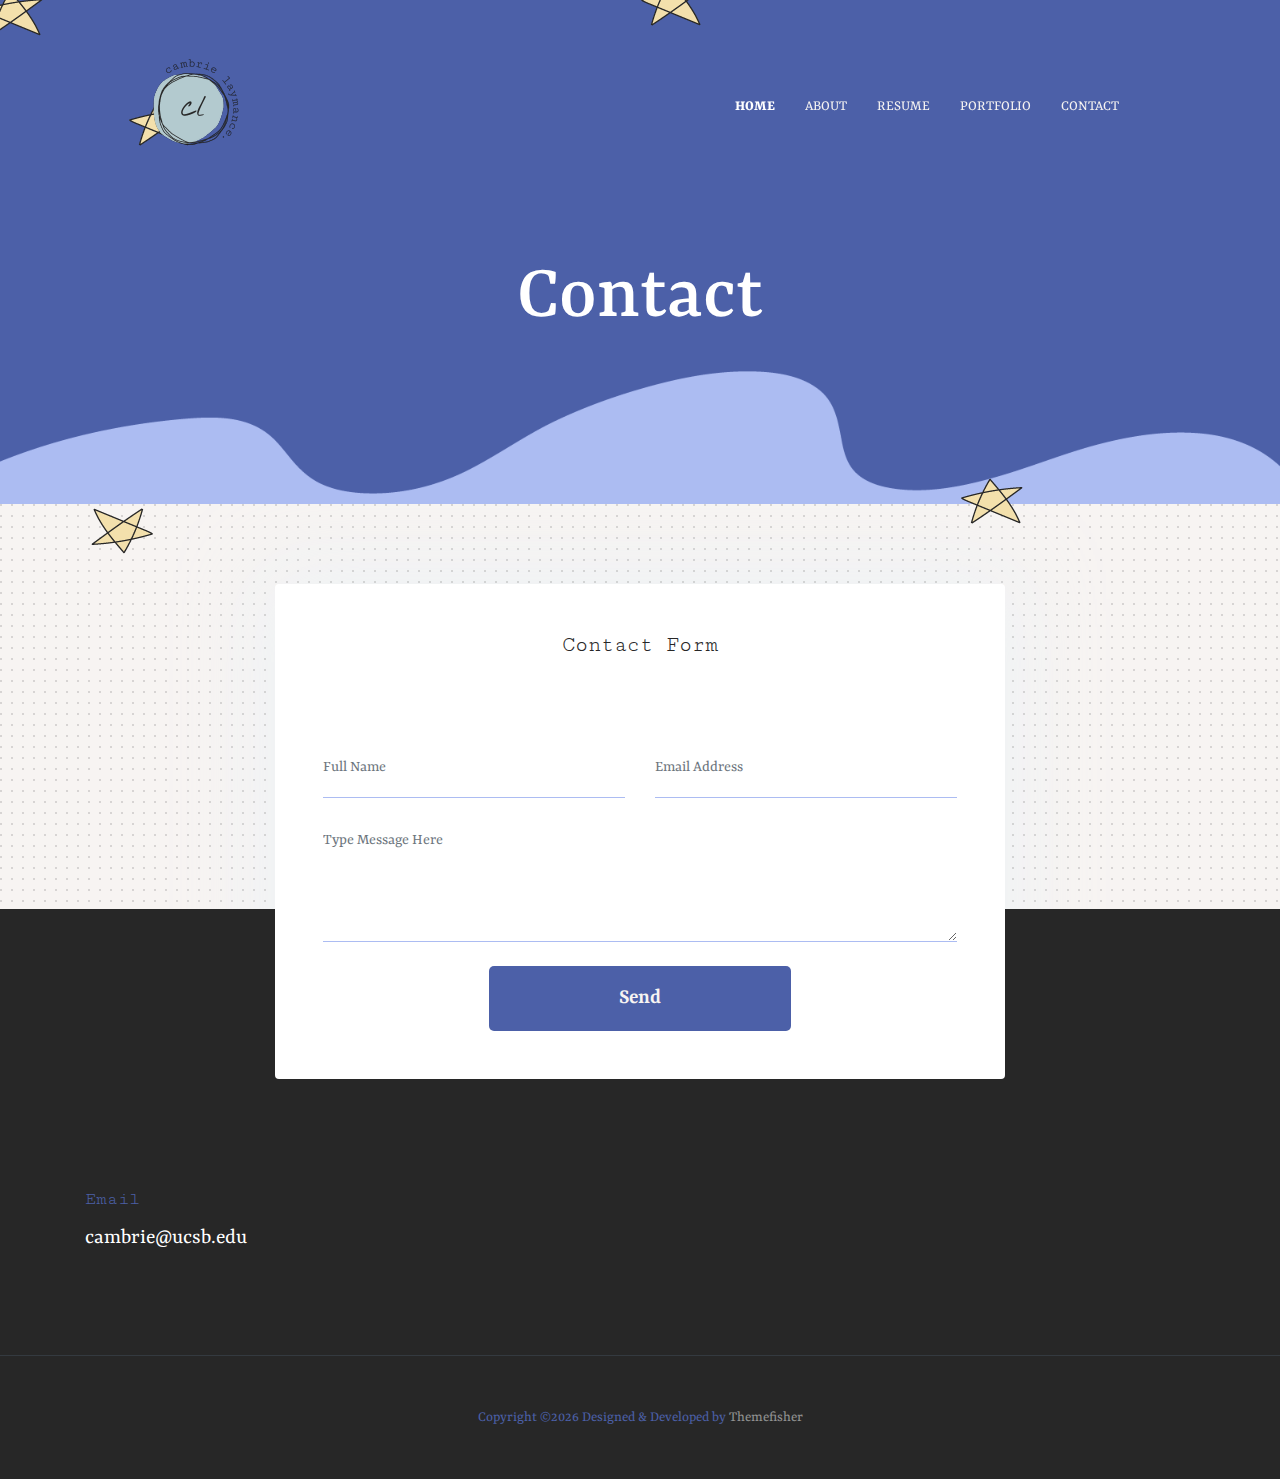
<file: theme/contact.html>
<!DOCTYPE html>

<!--
 // WEBSITE: https://themefisher.com
 // TWITTER: https://twitter.com/themefisher
 // FACEBOOK: https://www.facebook.com/themefisher
 // GITHUB: https://github.com/themefisher/
-->

<html lang="en">
<head>

  <!-- Basic Page Needs
  ================================================== -->
  <meta charset="utf-8">
  <title>Cambrie Laymance's Professional Portfolio</title>

  <!-- Mobile Specific Metas
  ================================================== -->
  <meta http-equiv="X-UA-Compatible" content="IE=edge">
  <meta name="description" content="Creative Portfolio Template">
  <meta name="viewport" content="width=device-width, initial-scale=1.0, maximum-scale=5.0">
  <meta name="author" content="Themefisher">
  <meta name="generator" content="Themefisher Kross Template v1.0">
  <!-- Favicon -->
  <link rel="shortcut icon" type="image/x-icon" href="images/favicon.png" />
  
  <!-- ** Plugins Needed for the Project ** -->
  <!-- Bootstrap -->
  <link rel="stylesheet" href="plugins/bootstrap/bootstrap.min.css">
  <!-- slick slider -->
  <link rel="stylesheet" href="plugins/slick/slick.css">
  <!-- themefy-icon -->
  <link rel="stylesheet" href="plugins/themify-icons/themify-icons.css">

  <!-- Main Stylesheet -->
  <link href="css/style.css" rel="stylesheet">

</head>
<body>
  

<header class="navigation fixed-top">
  <nav class="navbar navbar-expand-lg navbar-dark">
    <a class="navbar-brand font-tertiary h3" href="index.html"><img src="images/logo.png" alt="Myself"></a>
    <button class="navbar-toggler" type="button" data-toggle="collapse" data-target="#navigation"
      aria-controls="navigation" aria-expanded="false" aria-label="Toggle navigation">
      <span class="navbar-toggler-icon"></span>
    </button>

    <div class="collapse navbar-collapse text-center" id="navigation">
      <ul class="navbar-nav ml-auto">
        <li class="nav-item active">
          <a class="nav-link" href="index.html">Home</a>
        </li>
        <li class="nav-item">
          <a class="nav-link" href="about.html">about</a>
        </li>
        <li class="nav-item">
          <a class="nav-link" href="blog.html">Resume</a>
        </li>
        <li class="nav-item">
          <a class="nav-link" href="portfolio.html">Portfolio</a>
        </li>
        <li class="nav-item">
          <a class="nav-link" href="contact.html">Contact</a>
        </li>
      </ul>
    </div>
  </nav>
</header>

<!-- page title -->
<section class="page-title bg-primary position-relative">
  <div class="container">
    <div class="row">
      <div class="col-12 text-center">
        <h1 class="text-white font-tertiary">Contact</h1>
      </div>
    </div>
  </div>
  <!-- background shapes -->
  <img src="images/illustrations/Swirly%20bg.png" alt="illustrations" class="bg-shape-1 w-100">
  <img src="images/illustrations/Star%20Graphic.png" alt="illustrations" class="bg-shape-2">
  <img src="images/illustrations/Star%20Graphic.png" alt="illustrations" class="bg-shape-3">
  <img src="images/illustrations/Star%20Graphic.png" alt="illustrations" class="bg-shape-4">
  <img src="images/illustrations/Star%20Graphic.png" alt="illustrations" class="bg-shape-5">
  <img src="images/illustrations/Star%20Graphic.png" alt="illustrations" class="bg-shape-6">
  <img src="images/illustrations/Star%20Graphic.png" alt="illustrations" class="bg-shape-7">
</section>
<!-- /page title -->

<!-- contact -->
<section class="section section-on-footer" data-background="images/backgrounds/bg-dots.png">
  <div class="container">
    <div class="row">
        <!--
      <div class="col-12 text-center">
        <h2 class="section-title">Contact Info</h2>
      </div>
-->
      <div class="col-lg-8 mx-auto">
        <div class="bg-white rounded text-center p-5 shadow-down">
          <h4 class="mb-80">Contact Form</h4>
          <form action="#" class="row">
            <div class="col-md-6">
              <input type="text" id="name" name="name" placeholder="Full Name" class="form-control px-0 mb-4" required>
            </div>
            <div class="col-md-6">
              <input type="email" id="email" name="email" placeholder="Email Address" class="form-control px-0 mb-4" required>
            </div>
            <div class="col-12">
              <textarea name="message" id="message" class="form-control px-0 mb-4"
                placeholder="Type Message Here" required></textarea>
            </div>
            <div class="col-lg-6 col-10 mx-auto">
              <button class="btn btn-primary w-100">send</button>
            </div>
          </form>
        </div>
      </div>
    </div>
  </div>
</section>
<!-- /contact -->

<!-- footer -->
<footer class="bg-dark footer-section">
  <div class="section">
    <div class="container">
      <div class="row">
        <div class="col-md-4">
          <h5 class="text-light">Email</h5>
          <p class="text-white paragraph-lg font-secondary">cambrie@ucsb.edu</p>
        </div>
          <!--
        <div class="col-md-4">
          <h5 class="text-light">Phone</h5>
          <p class="text-white paragraph-lg font-secondary">+880 2544 658 256</p>
        </div>
        <div class="col-md-4">
          <h5 class="text-light">Address</h5>
          <p class="text-white paragraph-lg font-secondary">125/A, CA Commercial Area, California, USA</p>
        </div>
-->
      </div>
    </div>
  </div>
  <div class="border-top text-center border-dark py-5">
    <p class="mb-0 text-light">Copyright &copy;<script>
        var CurrentYear = new Date().getFullYear()
        document.write(CurrentYear)
      </script> Designed &amp; Developed by <a class="text-white-50" href="Themefisher">Themefisher</a></p>
  </div>
</footer>
<!-- /footer -->

<!-- jQuery -->
<script src="plugins/jQuery/jquery.min.js"></script>
<!-- Bootstrap JS -->
<script src="plugins/bootstrap/bootstrap.min.js"></script>
<!-- slick slider -->
<script src="plugins/slick/slick.min.js"></script>
<!-- filter -->
<script src="plugins/shuffle/shuffle.min.js"></script>

<!-- Main Script -->
<script src="js/script.js"></script>

</body>
</html>
</file>
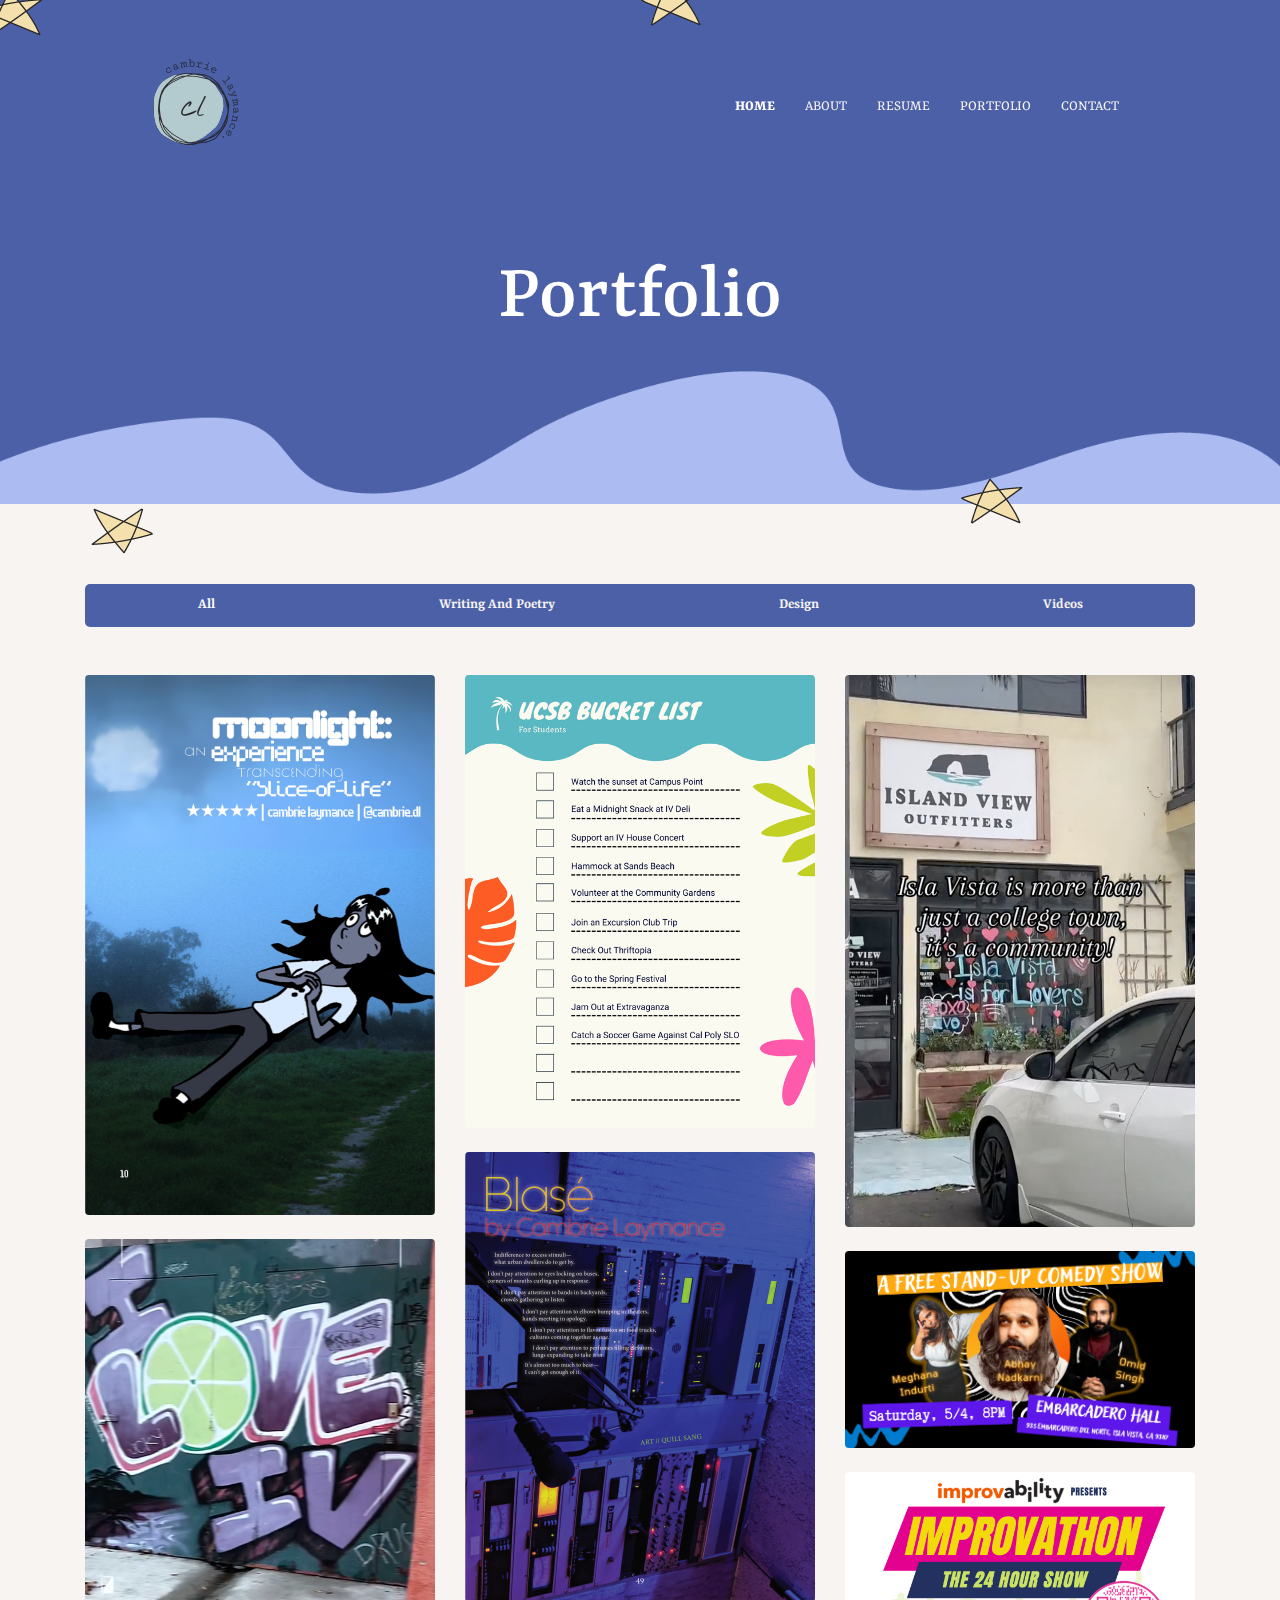
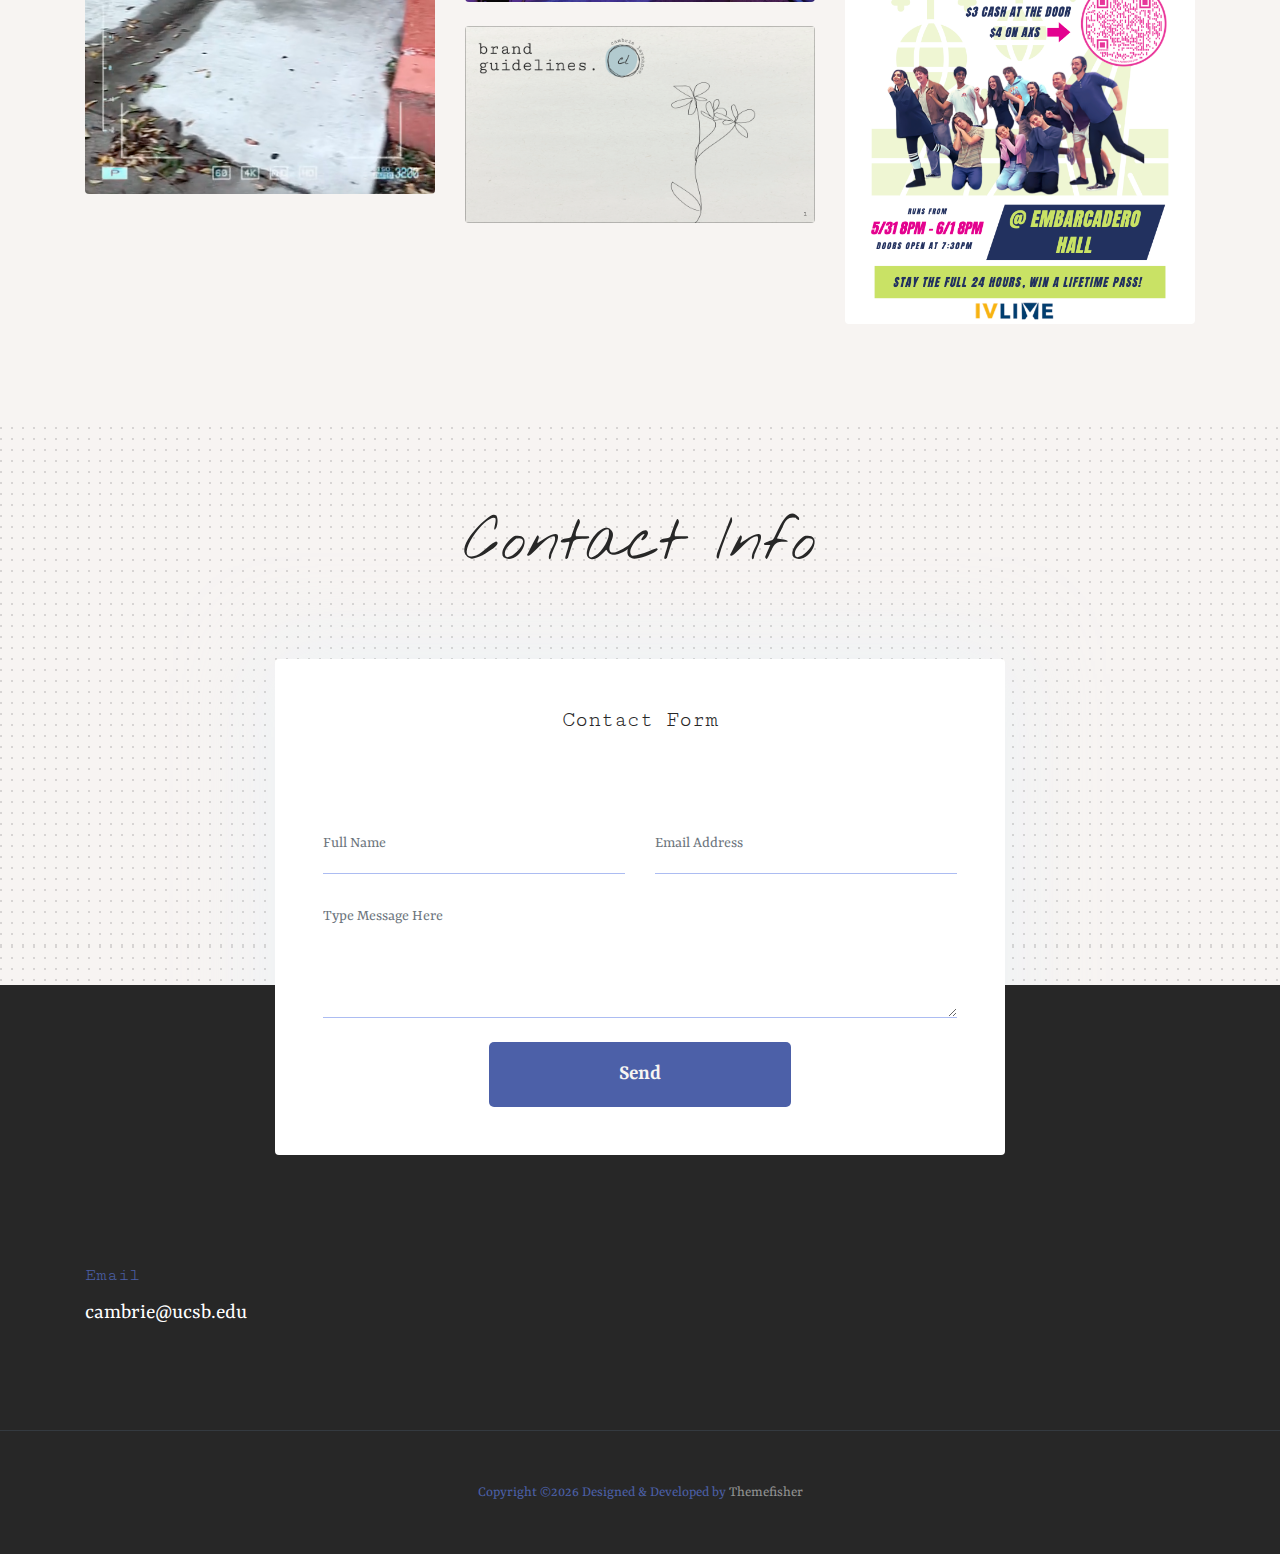
<file: theme/portfolio.html>
<!DOCTYPE html>

<!--
 // WEBSITE: https://themefisher.com
 // TWITTER: https://twitter.com/themefisher
 // FACEBOOK: https://www.facebook.com/themefisher
 // GITHUB: https://github.com/themefisher/
-->

<html lang="en">
<head>

  <!-- Basic Page Needs
  ================================================== -->
  <meta charset="utf-8">
  <title>Cambrie Laymance's Professional Portfolio</title>

  <!-- Mobile Specific Metas
  ================================================== -->
  <meta http-equiv="X-UA-Compatible" content="IE=edge">
  <meta name="description" content="Creative Portfolio Template">
  <meta name="viewport" content="width=device-width, initial-scale=1.0, maximum-scale=5.0">
  <meta name="author" content="Themefisher">
  <meta name="generator" content="Themefisher Kross Template v1.0">
  <!-- Favicon -->
  <link rel="shortcut icon" type="image/x-icon" href="images/favicon.png" />
  
  <!-- ** Plugins Needed for the Project ** -->
  <!-- Bootstrap -->
  <link rel="stylesheet" href="plugins/bootstrap/bootstrap.min.css">
  <!-- slick slider -->
  <link rel="stylesheet" href="plugins/slick/slick.css">
  <!-- themefy-icon -->
  <link rel="stylesheet" href="plugins/themify-icons/themify-icons.css">

  <!-- Main Stylesheet -->
  <link href="css/style.css" rel="stylesheet">

</head>
<body>
  

<header class="navigation fixed-top">
  <nav class="navbar navbar-expand-lg navbar-dark">
    <a class="navbar-brand font-tertiary h3" href="index.html"><img src="images/logo.png" alt="Myself"></a>
    <button class="navbar-toggler" type="button" data-toggle="collapse" data-target="#navigation"
      aria-controls="navigation" aria-expanded="false" aria-label="Toggle navigation">
      <span class="navbar-toggler-icon"></span>
    </button>

    <div class="collapse navbar-collapse text-center" id="navigation">
      <ul class="navbar-nav ml-auto">
        <li class="nav-item active">
          <a class="nav-link" href="index.html">Home</a>
        </li>
        <li class="nav-item">
          <a class="nav-link" href="about.html">about</a>
        </li>
        <li class="nav-item">
          <a class="nav-link" href="blog.html">Resume</a>
        </li>
        <li class="nav-item">
          <a class="nav-link" href="portfolio.html">Portfolio</a>
        </li>
        <li class="nav-item">
          <a class="nav-link" href="contact.html">Contact</a>
        </li>
      </ul>
    </div>
  </nav>
</header>

<!-- page title -->
<section class="page-title bg-primary position-relative">
  <div class="container">
    <div class="row">
      <div class="col-12 text-center">
        <h1 class="text-white font-tertiary">Portfolio</h1>
      </div>
    </div>
  </div>
  <!-- background shapes -->
  <img src="images/illustrations/Swirly%20bg.png" alt="illustrations" class="bg-shape-1 w-100">
  <img src="images/illustrations/Star%20Graphic.png" alt="illustrations" class="bg-shape-2">
    <!--
  <img src="images/illustrations/Star%20Graphic.png" alt="illustrations" class="bg-shape-3">
-->
  <img src="images/illustrations/Star%20Graphic.png" alt="illustrations" class="bg-shape-4">
  <img src="images/illustrations/Star%20Graphic.png" alt="illustrations" class="bg-shape-5">
  <img src="images/illustrations/Star%20Graphic.png" alt="illustrations" class="bg-shape-6">
  <img src="images/illustrations/Star%20Graphic.png" alt="illustrations" class="bg-shape-7">
</section>
<!-- /page title -->

<!-- portfolio -->
<section class="section">
  <div class="container">
    <div class="row mb-5">
      <div class="col-12">
        <div class="btn-group btn-group-toggle justify-content-center d-flex" data-toggle="buttons">
          <label class="btn btn-sm btn-primary active">
            <input type="radio" name="shuffle-filter" value="all" checked="checked" />All
          </label>
          <label class="btn btn-sm btn-primary">
            <input type="radio" name="shuffle-filter" value="design" />Writing and Poetry
          </label>
          <label class="btn btn-sm btn-primary">
            <input type="radio" name="shuffle-filter" value="branding" />Design
          </label>
          <label class="btn btn-sm btn-primary">
            <input type="radio" name="shuffle-filter" value="illustration" />Videos
          </label>
        </div>
      </div>
    </div>
    <div class="row shuffle-wrapper">
      <div class="col-lg-4 col-6 mb-4 shuffle-item" data-groups="[&quot;design&quot;]">
        <div class="position-relative rounded hover-wrapper">
          <img src="images/portfolio/item-1.png" alt="portfolio-image" class="img-fluid rounded w-100 d-block">
          <div class="hover-overlay">
            <div class="hover-content">
              <a class="btn btn-light btn-sm" href="https://drive.google.com/file/d/1sP5X0kEnsWCVVE0fgId8UJ3KBZgV-jbC/view?usp=sharing">Moonlight Film Review<br>Screw Magazine<br>Issue 2</a>
            </div>
          </div>
        </div>
      </div>
      <div class="col-lg-4 col-6 mb-4 shuffle-item" data-groups="[&quot;branding&quot;]">
        <div class="position-relative rounded hover-wrapper">
          <img src="images/portfolio/item-2.png" alt="portfolio-image" class="img-fluid rounded w-100 d-block">
          <div class="hover-overlay">
            <div class="hover-content">
              <a class="btn btn-light btn-sm" href="https://cambrie80.wixsite.com/ucsb-bucket-list">UCSB Bucket List<br>Website<br>Winter '23</a>
            </div>
          </div>
        </div>
      </div>
      <div class="col-lg-4 col-6 mb-4 shuffle-item" data-groups="[&quot;illustration&quot;]">
        <div class="position-relative rounded hover-wrapper">
          <img src="images/portfolio/item-5.png" alt="portfolio-image" class="img-fluid rounded w-100 d-block">
          <div class="hover-overlay">
            <div class="hover-content">
              <a class="btn btn-light btn-sm" href="https://www.tiktok.com/@islandviewoutfitters/video/7343286457244634411?is_from_webapp=1&sender_device=pc&web_id=7366137871039759918">Isla Vista Community<br>Island View Outfitters TikTok<br>Winter '24</a>
            </div>
          </div>
        </div>
      </div>
      <div class="col-lg-4 col-6 mb-4 shuffle-item" data-groups="[&quot;design&quot;]">
        <div class="position-relative rounded hover-wrapper">
          <img src="images/portfolio/item-6.png" alt="portfolio-image" class="img-fluid rounded w-100 d-block">
          <div class="hover-overlay">
            <div class="hover-content">
              <a class="btn btn-light btn-sm" href="https://catalyst.english.ucsb.edu/issues/issue-29/blase/">Blasé<br>The Catalyst<br>Issue 29</a>
            </div>
          </div>
        </div>
      </div>
      <div class="col-lg-4 col-6 mb-4 shuffle-item" data-groups="[&quot;illustration&quot;]">
        <div class="position-relative rounded hover-wrapper">
          <img src="images/portfolio/item-7.png" alt="portfolio-image" class="img-fluid rounded w-100 d-block">
          <div class="hover-overlay">
            <div class="hover-content">
              <a class="btn btn-light btn-sm" href="https://www.instagram.com/reel/C3BmPA6P5LY/">Isla Vista is for Lovers<br>Island View Outfitters Reel<br>Winter '24</a>
            </div>
          </div>
        </div>
      </div>
      <div class="col-lg-4 col-6 mb-4 shuffle-item" data-groups="[&quot;illustration&quot;]">
        <div class="position-relative rounded hover-wrapper">
          <img src="images/portfolio/item-8.png" alt="portfolio-image" class="img-fluid rounded w-100 d-block">
          <div class="hover-overlay">
            <div class="hover-content">
              <a class="btn btn-light btn-sm" href="https://drive.google.com/file/d/1ZQxPBluXeKk5HR9YOvI9MZyrSiy4zh9C/view?usp=sharing">Laughology Digiknow<br>IV Live<br>Spring '24</a>
            </div>
          </div>
        </div>
      </div>
      <div class="col-lg-4 col-6 mb-4 shuffle-item" data-groups="[&quot;branding&quot;]">
        <div class="position-relative rounded hover-wrapper">
          <img src="images/portfolio/item-4.png" alt="portfolio-image" class="img-fluid rounded w-100 d-block">
          <div class="hover-overlay">
            <div class="hover-content">
              <a class="btn btn-light btn-sm" href="https://drive.google.com/file/d/1mmShIjQKCmWGApCRzQIMDo5M7gFc4uvn/view?usp=sharing">Improvathon Flyer<br>Improvability, IV Live<br>Spring '24</a>
            </div>
          </div>
        </div>
      </div>
      <div class="col-lg-4 col-6 mb-4 shuffle-item" data-groups="[&quot;branding&quot;]">
        <div class="position-relative rounded hover-wrapper">
          <img src="images/portfolio/item-3.png" alt="portfolio-image" class="img-fluid rounded w-100 d-block">
          <div class="hover-overlay">
            <div class="hover-content">
              <a class="btn btn-light btn-sm" href="https://drive.google.com/file/d/1coeK_e2rRYHzuJBN5YysNGqM-RxXWHNA/view?usp=sharing">Portfolio Brand<br>Brand Style Guide<br>Winter '24</a>
            </div>
          </div>
        </div>
      </div>
    </div>
  </div>
</section>
<!-- /portfolio -->

<!-- clients
<section class="section bg-light">
  <div class="container">
    <div class="row">
      <div class="col-12 text-center">
        <h2 class="section-title">My Clients</h2>
      </div>
    </div>
    <div class="row">
      <div class="col-12">
        <div class="client-logo-slider d-flex align-items-center">
          <a href="contact.html" class="text-center d-block outline-0 p-4"><img class="d-unset img-fluid"
              src="images/clients-logo/client-logo-1.png" alt="client-logo"></a>
          <a href="contact.html" class="text-center d-block outline-0 p-4"><img class="d-unset img-fluid"
              src="images/clients-logo/client-logo-2.png" alt="client-logo"></a>
          <a href="contact.html" class="text-center d-block outline-0 p-4"><img class="d-unset img-fluid"
              src="images/clients-logo/client-logo-3.png" alt="client-logo"></a>
          <a href="contact.html" class="text-center d-block outline-0 p-4"><img class="d-unset img-fluid"
              src="images/clients-logo/client-logo-4.png" alt="client-logo"></a>
          <a href="contact.html" class="text-center d-block outline-0 p-4"><img class="d-unset img-fluid"
              src="images/clients-logo/client-logo-5.png" alt="client-logo"></a>
          <a href="contact.html" class="text-center d-block outline-0 p-4"><img class="d-unset img-fluid"
              src="images/clients-logo/client-logo-1.png" alt="client-logo"></a>
          <a href="contact.html" class="text-center d-block outline-0 p-4"><img class="d-unset img-fluid"
              src="images/clients-logo/client-logo-2.png" alt="client-logo"></a>
          <a href="contact.html" class="text-center d-block outline-0 p-4"><img class="d-unset img-fluid"
              src="images/clients-logo/client-logo-3.png" alt="client-logo"></a>
          <a href="contact.html" class="text-center d-block outline-0 p-4"><img class="d-unset img-fluid"
              src="images/clients-logo/client-logo-4.png" alt="client-logo"></a>
          <a href="contact.html" class="text-center d-block outline-0 p-4"><img class="d-unset img-fluid"
              src="images/clients-logo/client-logo-5.png" alt="client-logo"></a>
        </div>
      </div>
    </div>
  </div>
</section>
 /clients -->

<!-- contact -->
<section class="section section-on-footer" data-background="images/backgrounds/bg-dots.png">
  <div class="container">
    <div class="row">
      <div class="col-12 text-center">
        <h2 class="section-title">Contact Info</h2>
      </div>
      <div class="col-lg-8 mx-auto">
        <div class="bg-white rounded text-center p-5 shadow-down">
          <h4 class="mb-80">Contact Form</h4>
          <form action="#" class="row">
            <div class="col-md-6">
              <input type="text" id="name" name="name" placeholder="Full Name" class="form-control px-0 mb-4" required>
            </div>
            <div class="col-md-6">
              <input type="email" id="email" name="email" placeholder="Email Address" class="form-control px-0 mb-4" required>
            </div>
            <div class="col-12">
              <textarea name="message" id="message" class="form-control px-0 mb-4"
                placeholder="Type Message Here" required></textarea>
            </div>
            <div class="col-lg-6 col-10 mx-auto">
              <button class="btn btn-primary w-100">send</button>
            </div>
          </form>
        </div>
      </div>
    </div>
  </div>
</section>
<!-- /contact -->

<!-- footer -->
<footer class="bg-dark footer-section">
  <div class="section">
    <div class="container">
      <div class="row">
        <div class="col-md-4">
          <h5 class="text-light">Email</h5>
          <p class="text-white paragraph-lg font-secondary">cambrie@ucsb.edu</p>
        </div>
          <!--
        <div class="col-md-4">
          <h5 class="text-light">Phone</h5>
          <p class="text-white paragraph-lg font-secondary">+880 2544 658 256</p>
        </div>
        <div class="col-md-4">
          <h5 class="text-light">Address</h5>
          <p class="text-white paragraph-lg font-secondary">125/A, CA Commercial Area, California, USA</p>
        </div>
-->
      </div>
    </div>
  </div>
  <div class="border-top text-center border-dark py-5">
    <p class="mb-0 text-light">Copyright &copy;<script>
        var CurrentYear = new Date().getFullYear()
        document.write(CurrentYear)
      </script> Designed &amp; Developed by <a class="text-white-50" href="Themefisher">Themefisher</a></p>
  </div>
</footer>
<!-- /footer -->

<!-- jQuery -->
<script src="plugins/jQuery/jquery.min.js"></script>
<!-- Bootstrap JS -->
<script src="plugins/bootstrap/bootstrap.min.js"></script>
<!-- slick slider -->
<script src="plugins/slick/slick.min.js"></script>
<!-- filter -->
<script src="plugins/shuffle/shuffle.min.js"></script>

<!-- Main Script -->
<script src="js/script.js"></script>

</body>
</html>
</file>
<file: theme/plugins/themify-icons/themify-icons.css>
@font-face{font-family:themify;src:url(fonts/themify.eot?-fvbane);src:url(fonts/themify.eot?#iefix-fvbane) format('embedded-opentype'),url(fonts/themify.woff?-fvbane) format('woff'),url(fonts/themify.ttf?-fvbane) format('truetype'),url(fonts/themify.svg?-fvbane#themify) format('svg');font-weight:400;font-style:normal}[class*=" ti-"],[class^=ti-]{font-family:themify;speak:none;font-style:normal;font-weight:400;font-variant:normal;text-transform:none;line-height:1;-webkit-font-smoothing:antialiased;-moz-osx-font-smoothing:grayscale}.ti-wand:before{content:"\e600"}.ti-volume:before{content:"\e601"}.ti-user:before{content:"\e602"}.ti-unlock:before{content:"\e603"}.ti-unlink:before{content:"\e604"}.ti-trash:before{content:"\e605"}.ti-thought:before{content:"\e606"}.ti-target:before{content:"\e607"}.ti-tag:before{content:"\e608"}.ti-tablet:before{content:"\e609"}.ti-star:before{content:"\e60a"}.ti-spray:before{content:"\e60b"}.ti-signal:before{content:"\e60c"}.ti-shopping-cart:before{content:"\e60d"}.ti-shopping-cart-full:before{content:"\e60e"}.ti-settings:before{content:"\e60f"}.ti-search:before{content:"\e610"}.ti-zoom-in:before{content:"\e611"}.ti-zoom-out:before{content:"\e612"}.ti-cut:before{content:"\e613"}.ti-ruler:before{content:"\e614"}.ti-ruler-pencil:before{content:"\e615"}.ti-ruler-alt:before{content:"\e616"}.ti-bookmark:before{content:"\e617"}.ti-bookmark-alt:before{content:"\e618"}.ti-reload:before{content:"\e619"}.ti-plus:before{content:"\e61a"}.ti-pin:before{content:"\e61b"}.ti-pencil:before{content:"\e61c"}.ti-pencil-alt:before{content:"\e61d"}.ti-paint-roller:before{content:"\e61e"}.ti-paint-bucket:before{content:"\e61f"}.ti-na:before{content:"\e620"}.ti-mobile:before{content:"\e621"}.ti-minus:before{content:"\e622"}.ti-medall:before{content:"\e623"}.ti-medall-alt:before{content:"\e624"}.ti-marker:before{content:"\e625"}.ti-marker-alt:before{content:"\e626"}.ti-arrow-up:before{content:"\e627"}.ti-arrow-right:before{content:"\e628"}.ti-arrow-left:before{content:"\e629"}.ti-arrow-down:before{content:"\e62a"}.ti-lock:before{content:"\e62b"}.ti-location-arrow:before{content:"\e62c"}.ti-link:before{content:"\e62d"}.ti-layout:before{content:"\e62e"}.ti-layers:before{content:"\e62f"}.ti-layers-alt:before{content:"\e630"}.ti-key:before{content:"\e631"}.ti-import:before{content:"\e632"}.ti-image:before{content:"\e633"}.ti-heart:before{content:"\e634"}.ti-heart-broken:before{content:"\e635"}.ti-hand-stop:before{content:"\e636"}.ti-hand-open:before{content:"\e637"}.ti-hand-drag:before{content:"\e638"}.ti-folder:before{content:"\e639"}.ti-flag:before{content:"\e63a"}.ti-flag-alt:before{content:"\e63b"}.ti-flag-alt-2:before{content:"\e63c"}.ti-eye:before{content:"\e63d"}.ti-export:before{content:"\e63e"}.ti-exchange-vertical:before{content:"\e63f"}.ti-desktop:before{content:"\e640"}.ti-cup:before{content:"\e641"}.ti-crown:before{content:"\e642"}.ti-comments:before{content:"\e643"}.ti-comment:before{content:"\e644"}.ti-comment-alt:before{content:"\e645"}.ti-close:before{content:"\e646"}.ti-clip:before{content:"\e647"}.ti-angle-up:before{content:"\e648"}.ti-angle-right:before{content:"\e649"}.ti-angle-left:before{content:"\e64a"}.ti-angle-down:before{content:"\e64b"}.ti-check:before{content:"\e64c"}.ti-check-box:before{content:"\e64d"}.ti-camera:before{content:"\e64e"}.ti-announcement:before{content:"\e64f"}.ti-brush:before{content:"\e650"}.ti-briefcase:before{content:"\e651"}.ti-bolt:before{content:"\e652"}.ti-bolt-alt:before{content:"\e653"}.ti-blackboard:before{content:"\e654"}.ti-bag:before{content:"\e655"}.ti-move:before{content:"\e656"}.ti-arrows-vertical:before{content:"\e657"}.ti-arrows-horizontal:before{content:"\e658"}.ti-fullscreen:before{content:"\e659"}.ti-arrow-top-right:before{content:"\e65a"}.ti-arrow-top-left:before{content:"\e65b"}.ti-arrow-circle-up:before{content:"\e65c"}.ti-arrow-circle-right:before{content:"\e65d"}.ti-arrow-circle-left:before{content:"\e65e"}.ti-arrow-circle-down:before{content:"\e65f"}.ti-angle-double-up:before{content:"\e660"}.ti-angle-double-right:before{content:"\e661"}.ti-angle-double-left:before{content:"\e662"}.ti-angle-double-down:before{content:"\e663"}.ti-zip:before{content:"\e664"}.ti-world:before{content:"\e665"}.ti-wheelchair:before{content:"\e666"}.ti-view-list:before{content:"\e667"}.ti-view-list-alt:before{content:"\e668"}.ti-view-grid:before{content:"\e669"}.ti-uppercase:before{content:"\e66a"}.ti-upload:before{content:"\e66b"}.ti-underline:before{content:"\e66c"}.ti-truck:before{content:"\e66d"}.ti-timer:before{content:"\e66e"}.ti-ticket:before{content:"\e66f"}.ti-thumb-up:before{content:"\e670"}.ti-thumb-down:before{content:"\e671"}.ti-text:before{content:"\e672"}.ti-stats-up:before{content:"\e673"}.ti-stats-down:before{content:"\e674"}.ti-split-v:before{content:"\e675"}.ti-split-h:before{content:"\e676"}.ti-smallcap:before{content:"\e677"}.ti-shine:before{content:"\e678"}.ti-shift-right:before{content:"\e679"}.ti-shift-left:before{content:"\e67a"}.ti-shield:before{content:"\e67b"}.ti-notepad:before{content:"\e67c"}.ti-server:before{content:"\e67d"}.ti-quote-right:before{content:"\e67e"}.ti-quote-left:before{content:"\e67f"}.ti-pulse:before{content:"\e680"}.ti-printer:before{content:"\e681"}.ti-power-off:before{content:"\e682"}.ti-plug:before{content:"\e683"}.ti-pie-chart:before{content:"\e684"}.ti-paragraph:before{content:"\e685"}.ti-panel:before{content:"\e686"}.ti-package:before{content:"\e687"}.ti-music:before{content:"\e688"}.ti-music-alt:before{content:"\e689"}.ti-mouse:before{content:"\e68a"}.ti-mouse-alt:before{content:"\e68b"}.ti-money:before{content:"\e68c"}.ti-microphone:before{content:"\e68d"}.ti-menu:before{content:"\e68e"}.ti-menu-alt:before{content:"\e68f"}.ti-map:before{content:"\e690"}.ti-map-alt:before{content:"\e691"}.ti-loop:before{content:"\e692"}.ti-location-pin:before{content:"\e693"}.ti-list:before{content:"\e694"}.ti-light-bulb:before{content:"\e695"}.ti-Italic:before{content:"\e696"}.ti-info:before{content:"\e697"}.ti-infinite:before{content:"\e698"}.ti-id-badge:before{content:"\e699"}.ti-hummer:before{content:"\e69a"}.ti-home:before{content:"\e69b"}.ti-help:before{content:"\e69c"}.ti-headphone:before{content:"\e69d"}.ti-harddrives:before{content:"\e69e"}.ti-harddrive:before{content:"\e69f"}.ti-gift:before{content:"\e6a0"}.ti-game:before{content:"\e6a1"}.ti-filter:before{content:"\e6a2"}.ti-files:before{content:"\e6a3"}.ti-file:before{content:"\e6a4"}.ti-eraser:before{content:"\e6a5"}.ti-envelope:before{content:"\e6a6"}.ti-download:before{content:"\e6a7"}.ti-direction:before{content:"\e6a8"}.ti-direction-alt:before{content:"\e6a9"}.ti-dashboard:before{content:"\e6aa"}.ti-control-stop:before{content:"\e6ab"}.ti-control-shuffle:before{content:"\e6ac"}.ti-control-play:before{content:"\e6ad"}.ti-control-pause:before{content:"\e6ae"}.ti-control-forward:before{content:"\e6af"}.ti-control-backward:before{content:"\e6b0"}.ti-cloud:before{content:"\e6b1"}.ti-cloud-up:before{content:"\e6b2"}.ti-cloud-down:before{content:"\e6b3"}.ti-clipboard:before{content:"\e6b4"}.ti-car:before{content:"\e6b5"}.ti-calendar:before{content:"\e6b6"}.ti-book:before{content:"\e6b7"}.ti-bell:before{content:"\e6b8"}.ti-basketball:before{content:"\e6b9"}.ti-bar-chart:before{content:"\e6ba"}.ti-bar-chart-alt:before{content:"\e6bb"}.ti-back-right:before{content:"\e6bc"}.ti-back-left:before{content:"\e6bd"}.ti-arrows-corner:before{content:"\e6be"}.ti-archive:before{content:"\e6bf"}.ti-anchor:before{content:"\e6c0"}.ti-align-right:before{content:"\e6c1"}.ti-align-left:before{content:"\e6c2"}.ti-align-justify:before{content:"\e6c3"}.ti-align-center:before{content:"\e6c4"}.ti-alert:before{content:"\e6c5"}.ti-alarm-clock:before{content:"\e6c6"}.ti-agenda:before{content:"\e6c7"}.ti-write:before{content:"\e6c8"}.ti-window:before{content:"\e6c9"}.ti-widgetized:before{content:"\e6ca"}.ti-widget:before{content:"\e6cb"}.ti-widget-alt:before{content:"\e6cc"}.ti-wallet:before{content:"\e6cd"}.ti-video-clapper:before{content:"\e6ce"}.ti-video-camera:before{content:"\e6cf"}.ti-vector:before{content:"\e6d0"}.ti-themify-logo:before{content:"\e6d1"}.ti-themify-favicon:before{content:"\e6d2"}.ti-themify-favicon-alt:before{content:"\e6d3"}.ti-support:before{content:"\e6d4"}.ti-stamp:before{content:"\e6d5"}.ti-split-v-alt:before{content:"\e6d6"}.ti-slice:before{content:"\e6d7"}.ti-shortcode:before{content:"\e6d8"}.ti-shift-right-alt:before{content:"\e6d9"}.ti-shift-left-alt:before{content:"\e6da"}.ti-ruler-alt-2:before{content:"\e6db"}.ti-receipt:before{content:"\e6dc"}.ti-pin2:before{content:"\e6dd"}.ti-pin-alt:before{content:"\e6de"}.ti-pencil-alt2:before{content:"\e6df"}.ti-palette:before{content:"\e6e0"}.ti-more:before{content:"\e6e1"}.ti-more-alt:before{content:"\e6e2"}.ti-microphone-alt:before{content:"\e6e3"}.ti-magnet:before{content:"\e6e4"}.ti-line-double:before{content:"\e6e5"}.ti-line-dotted:before{content:"\e6e6"}.ti-line-dashed:before{content:"\e6e7"}.ti-layout-width-full:before{content:"\e6e8"}.ti-layout-width-default:before{content:"\e6e9"}.ti-layout-width-default-alt:before{content:"\e6ea"}.ti-layout-tab:before{content:"\e6eb"}.ti-layout-tab-window:before{content:"\e6ec"}.ti-layout-tab-v:before{content:"\e6ed"}.ti-layout-tab-min:before{content:"\e6ee"}.ti-layout-slider:before{content:"\e6ef"}.ti-layout-slider-alt:before{content:"\e6f0"}.ti-layout-sidebar-right:before{content:"\e6f1"}.ti-layout-sidebar-none:before{content:"\e6f2"}.ti-layout-sidebar-left:before{content:"\e6f3"}.ti-layout-placeholder:before{content:"\e6f4"}.ti-layout-menu:before{content:"\e6f5"}.ti-layout-menu-v:before{content:"\e6f6"}.ti-layout-menu-separated:before{content:"\e6f7"}.ti-layout-menu-full:before{content:"\e6f8"}.ti-layout-media-right-alt:before{content:"\e6f9"}.ti-layout-media-right:before{content:"\e6fa"}.ti-layout-media-overlay:before{content:"\e6fb"}.ti-layout-media-overlay-alt:before{content:"\e6fc"}.ti-layout-media-overlay-alt-2:before{content:"\e6fd"}.ti-layout-media-left-alt:before{content:"\e6fe"}.ti-layout-media-left:before{content:"\e6ff"}.ti-layout-media-center-alt:before{content:"\e700"}.ti-layout-media-center:before{content:"\e701"}.ti-layout-list-thumb:before{content:"\e702"}.ti-layout-list-thumb-alt:before{content:"\e703"}.ti-layout-list-post:before{content:"\e704"}.ti-layout-list-large-image:before{content:"\e705"}.ti-layout-line-solid:before{content:"\e706"}.ti-layout-grid4:before{content:"\e707"}.ti-layout-grid3:before{content:"\e708"}.ti-layout-grid2:before{content:"\e709"}.ti-layout-grid2-thumb:before{content:"\e70a"}.ti-layout-cta-right:before{content:"\e70b"}.ti-layout-cta-left:before{content:"\e70c"}.ti-layout-cta-center:before{content:"\e70d"}.ti-layout-cta-btn-right:before{content:"\e70e"}.ti-layout-cta-btn-left:before{content:"\e70f"}.ti-layout-column4:before{content:"\e710"}.ti-layout-column3:before{content:"\e711"}.ti-layout-column2:before{content:"\e712"}.ti-layout-accordion-separated:before{content:"\e713"}.ti-layout-accordion-merged:before{content:"\e714"}.ti-layout-accordion-list:before{content:"\e715"}.ti-ink-pen:before{content:"\e716"}.ti-info-alt:before{content:"\e717"}.ti-help-alt:before{content:"\e718"}.ti-headphone-alt:before{content:"\e719"}.ti-hand-point-up:before{content:"\e71a"}.ti-hand-point-right:before{content:"\e71b"}.ti-hand-point-left:before{content:"\e71c"}.ti-hand-point-down:before{content:"\e71d"}.ti-gallery:before{content:"\e71e"}.ti-face-smile:before{content:"\e71f"}.ti-face-sad:before{content:"\e720"}.ti-credit-card:before{content:"\e721"}.ti-control-skip-forward:before{content:"\e722"}.ti-control-skip-backward:before{content:"\e723"}.ti-control-record:before{content:"\e724"}.ti-control-eject:before{content:"\e725"}.ti-comments-smiley:before{content:"\e726"}.ti-brush-alt:before{content:"\e727"}.ti-youtube:before{content:"\e728"}.ti-vimeo:before{content:"\e729"}.ti-twitter:before{content:"\e72a"}.ti-time:before{content:"\e72b"}.ti-tumblr:before{content:"\e72c"}.ti-skype:before{content:"\e72d"}.ti-share:before{content:"\e72e"}.ti-share-alt:before{content:"\e72f"}.ti-rocket:before{content:"\e730"}.ti-pinterest:before{content:"\e731"}.ti-new-window:before{content:"\e732"}.ti-microsoft:before{content:"\e733"}.ti-list-ol:before{content:"\e734"}.ti-linkedin:before{content:"\e735"}.ti-layout-sidebar-2:before{content:"\e736"}.ti-layout-grid4-alt:before{content:"\e737"}.ti-layout-grid3-alt:before{content:"\e738"}.ti-layout-grid2-alt:before{content:"\e739"}.ti-layout-column4-alt:before{content:"\e73a"}.ti-layout-column3-alt:before{content:"\e73b"}.ti-layout-column2-alt:before{content:"\e73c"}.ti-instagram:before{content:"\e73d"}.ti-google:before{content:"\e73e"}.ti-github:before{content:"\e73f"}.ti-flickr:before{content:"\e740"}.ti-facebook:before{content:"\e741"}.ti-dropbox:before{content:"\e742"}.ti-dribbble:before{content:"\e743"}.ti-apple:before{content:"\e744"}.ti-android:before{content:"\e745"}.ti-save:before{content:"\e746"}.ti-save-alt:before{content:"\e747"}.ti-yahoo:before{content:"\e748"}.ti-wordpress:before{content:"\e749"}.ti-vimeo-alt:before{content:"\e74a"}.ti-twitter-alt:before{content:"\e74b"}.ti-tumblr-alt:before{content:"\e74c"}.ti-trello:before{content:"\e74d"}.ti-stack-overflow:before{content:"\e74e"}.ti-soundcloud:before{content:"\e74f"}.ti-sharethis:before{content:"\e750"}.ti-sharethis-alt:before{content:"\e751"}.ti-reddit:before{content:"\e752"}.ti-pinterest-alt:before{content:"\e753"}.ti-microsoft-alt:before{content:"\e754"}.ti-linux:before{content:"\e755"}.ti-jsfiddle:before{content:"\e756"}.ti-joomla:before{content:"\e757"}.ti-html5:before{content:"\e758"}.ti-flickr-alt:before{content:"\e759"}.ti-email:before{content:"\e75a"}.ti-drupal:before{content:"\e75b"}.ti-dropbox-alt:before{content:"\e75c"}.ti-css3:before{content:"\e75d"}.ti-rss:before{content:"\e75e"}.ti-rss-alt:before{content:"\e75f"}
</file>
<file: theme/css/style.css>
/**
 * WEBSITE: https://themefisher.com
 * TWITTER: https://twitter.com/themefisher
 * FACEBOOK: https://www.facebook.com/themefisher
 * GITHUB: https://github.com/themefisher/
 */

/*  typography */
@import url("https://fonts.googleapis.com/css?family=Playfair+Display:700|Roboto:400");
@import url('https://fonts.googleapis.com/css2?family=Cutive+Mono&family=Nothing+You+Could+Do&family=Yrsa:ital,wght@0,300..700;1,300..700&display=swap');

body {
  line-height: 1.2;
  font-family: "Yrsa", serif;
  -webkit-font-smoothing: antialiased;
  font-size: 15px;
  color: #272727;
}

p, .paragraph {
  font-weight: 400;
  color: #272727;
  font-size: 15px;
  line-height: 1.8;
  font-family: "Yrsa", serif;
}
p-lg, .paragraph-lg {
  font-size: 22px;
}

h1, h2, h3, h4, h5, h6 {
  color: #272727;
  font-family: "Cutive Mono", monospace;
  line-height: 1.2;
}

h1, .h1 {
  font-size: 80px;
}
@media (max-width: 991px) {
  h1, .h1 {
    font-size: 65px;
  }
}

h2, .h2 {
  font-size: 60px;
}
@media (max-width: 991px) {
  h2, .h2 {
    font-size: 50px;
  }
}

h3, .h3 {
  font-size: 40px;
}

h4, .h4 {
  font-size: 22px;
}

h5, .h5 {
  font-size: 18px;
}

h6, .h6 {
  font-size: 14px;
}

/* Button style */
.btn {
  font-size: 22px;
  font-family: "Yrsa", serif;
  text-transform: capitalize;
  padding: 16px 44px;
  border-radius: 5px;
  font-weight: 600;
  border: 0;
  position: relative;
  z-index: 1;
  transition: 0.2s ease;
}
.btn:focus {
  outline: 0;
  box-shadow: none !important;
}
.btn:active {
  box-shadow: none;
}
.btn-sm {
  font-size: 15px;
  padding: 10px 30px;
}
.btn-xs {
  padding: 5px 10px;
  font-size: 15px;
}

.btn-primary {
  background: #4c60a8;
  color: #f7f4f2;
}
.btn-primary:active {
  background: #acbcf2 !important;
}
.btn-primary:hover {
  background: #4c60a8;
}
.btn-primary.focus, .btn-primary.active {
  background: #4c60a8 !important;
  box-shadow: none !important;
}

.btn-transparent {
  background: transparent;
  color: #4c60a8;
  font-weight: bold;
}
.btn-transparent:active, .btn-transparent:hover {
  color: #acbcf2;
}

body {
  background-color: #f7f4f2;
  overflow-x: hidden;
}

::-moz-selection {
  background: #4c60a8;
  color: #f7f4f2;
}

::selection {
  background: #4c60a8;
  color: #f7f4f2;
}

/* preloader */
.preloader {
  position: fixed;
  top: 0;
  left: 0;
  right: 0;
  bottom: 0;
  background-color: #f7f4f2;
  z-index: 999;
  display: flex;
  align-items: center;
  justify-content: center;
}

ol,
ul {
  list-style-type: none;
  margin: 0px;
}

img {
  vertical-align: middle;
  border: 0;
}

a,
a:hover,
a:focus {
  text-decoration: none;
}

a,
button,
select {
  cursor: pointer;
  transition: 0.2s ease;
}
a:focus,
button:focus,
select:focus {
  outline: 0;
}

a.text-dark:hover {
  color: #272727 !important;
}

a:hover {
  color: #272727;
}

.slick-slide {
  outline: 0;
}

.section {
  padding-top: 80px;
  padding-bottom: 80px;
}
.section-title {
  margin-bottom: 80px;
  font-family: "Nothing You Could Do", sans-serif;
}

.bg-cover {
  background-size: cover;
  background-position: center center;
  background-repeat: no-repeat;
}

/* overlay */
.overlay {
  position: relative;
}
.overlay::before {
  position: absolute;
  content: "";
  height: 100%;
  width: 100%;
  top: 0;
  left: 0;
  background: #272727;
  opacity: 0.5;
}

.outline-0 {
  outline: 0 !important;
}

.d-unset {
  display: unset !important;
}

.bg-primary {
  background: #4c60a8 !important;
}

.bg-gray {
  background: #f3e0ac !important;
}

.text-primary {
  color: #272727 !important;
}

.text-color {
  color: #272727;
}

.text-dark {
  color: #272727 !important;
}

.text-light {
  color: #4c60a8 !important;
}

.mb-10 {
  margin-bottom: 10px !important;
}

.mb-20 {
  margin-bottom: 20px !important;
}

.mb-30 {
  margin-bottom: 30px !important;
}

.mb-40 {
  margin-bottom: 40px !important;
}

.mb-50 {
  margin-bottom: 50px !important;
}

.mb-60 {
  margin-bottom: 60px !important;
}

.mb-70 {
  margin-bottom: 70px !important;
}

.mb-80 {
  margin-bottom: 80px !important;
}

.mb-90 {
  margin-bottom: 90px !important;
}

.mb-100 {
  margin-bottom: 100px !important;
}

.zindex-1 {
  z-index: 1;
}

.rounded-lg {
  border-radius: 15px;
}

.overflow-hidden {
  overflow: hidden;
}

.font-secondary {
  font-family: "Yrsa", serif!important;
}

.font-tertiary {
  font-family: "Yrsa", serif!important;
}

.shadow {
  box-shadow: 0px 18px 39.1px 6.9px rgba(224, 241, 255, 0.34) !important;
}

.bg-dark {
  background-color: #272727 !important;
}

/* icon */
.icon {
  font-size: 45px;
}

.icon-bg {
  height: 100px;
  width: 100px;
  line-height: 100px;
  text-align: center;
}

.icon-light {
  color: #acbcf2;
}

/* /icon */
/* slick slider */
.slick-dots {
  text-align: center;
  padding-left: 0;
}
.slick-dots li {
  display: inline-block;
  margin: 2px;
}
.slick-dots li.slick-active button {
  background: #f7f4f2;
  width: 25px;
}
.slick-dots li button {
  height: 6px;
  width: 12px;
  background: rgba(255, 255, 255, 0.5);
  color: transparent;
  border-radius: 10px;
  overflow: hidden;
  transition: 0.2s ease;
  border: 0;
}

/* /slick slider */
/* form */
.form-control {
  border: 0;
  border-radius: 0;
  border-bottom: 1px solid #acbcf2;
  height: 60px;
}
.form-control:focus {
  border-color: #4c60a8;
  outline: 0;
  box-shadow: none !important;
}

textarea.form-control {
  height: 120px;
}

/* /form */
/* card */
.card {
  border: 0;
}
.card-header {
  border: 0;
}
.card-footer {
  border: 0;
}

/* /card */
.navigation {
  padding: 40px 130px;
  transition: 0.3s ease;
}
.navigation.nav-bg {
  background-color: #4c60a8;
  padding: 15px 100px;
}
@media (max-width: 991px) {
  .navigation.nav-bg {
    padding: 15px 20px;
  }
}
@media (max-width: 991px) {
  .navigation {
    padding: 20px;
    background: #4c60a8;
  }
}

.navbar .nav-item .nav-link {
  font-family: "Yrsa", serif;
  text-transform: uppercase;
  padding: 15px;
}
.navbar .nav-item.active {
  font-weight: bold;
}

.navbar-dark .navbar-nav .nav-link {
  color: #f7f4f2;
}

.hero-area {
  padding: 300px 0 200px;
  position: relative;
}
@media (max-width: 767px) {
  .hero-area {
    padding: 250px 0 150px;
    overflow: hidden;
  }
}
.hero-area h1 {
  position: relative;
  z-index: 2;
}

.layer {
  position: absolute;
  z-index: 1;
}

#l1 {
  bottom: 0;
  left: 0;
}

#l2 {
  top: 190px;
  left: -250px;
}

#l3 {
  top: 200px;
  left: 40%;
}

#l4 {
  top: 200px;
  right: 40%;
}

#l5 {
  top: 100px;
  right: -150px;
}

#l6 {
  bottom: -20px;
  left: 10%;
}

#l7 {
  bottom: 100px;
  left: 20%;
}

#l8 {
  bottom: 160px;
  right: 45%;
}

#l9 {
  bottom: 100px;
  right: -10px;
}

.layer-bg {
  position: absolute;
  bottom: 0;
  left: 0;
}

/* skills */
.progress-wrapper {
  height: 130px;
  overflow: hidden;
}

.wave {
  position: absolute;
  width: 100%;
  height: 100%;
}
.wave::before, .wave::after {
  content: "";
  position: absolute;
  width: 800px;
  height: 800px;
  bottom: 0;
  left: 50%;
  background-color: rgba(255, 255, 255, 0.4);
  border-radius: 45%;
  transform: translateX(-50%) rotate(0);
  -webkit-animation: rotate 6s linear infinite;
          animation: rotate 6s linear infinite;
  z-index: 10;
}
.wave::after {
  border-radius: 47%;
  background-color: #f4f7f2;
  transform: translateX(-50%) rotate(0);
  -webkit-animation: rotate 10s linear -5s infinite;
          animation: rotate 10s linear -5s infinite;
  z-index: 20;
}

@-webkit-keyframes rotate {
  50% {
    transform: translateX(-50%) rotate(180deg);
  }
  100% {
    transform: translateX(-50%) rotate(360deg);
  }
}

@keyframes rotate {
  50% {
    transform: translateX(-50%) rotate(180deg);
  }
  100% {
    transform: translateX(-50%) rotate(360deg);
  }
}
/* /skills */
/* education */
.edu-bg-image {
  position: absolute;
  left: 0;
  top: -300px;
  z-index: -1;
}

/* /education */
/* service */
.hover-bg-primary {
  transition: 0.3s ease;
}
.hover-bg-primary:hover {
  background: #4c60a8;
}
.hover-bg-primary:hover * {
  color: #f7f4f2;
}

.active-bg-primary {
  transition: 0.3s ease;
  background: #4c60a8;
}
.active-bg-primary * {
  color: #f7f4f2;
}

.hover-shadow {
  transition: 0.2s ease;
}
.hover-shadow:hover {
  box-shadow: 0px 18px 40px 8px rgba(224, 241, 255, 0.54) !important;
}

/* /service */
/* portfolio */
/*
.hover-wrapper {
  overflow: hidden;
}
.hover-wrapper img {
  transition: 0.3s ease;
  transform: scale(1.1);
}
.hover-wrapper:hover img {
  transform: scale(1);
}
*/
.hover-wrapper:hover .hover-overlay {
  opacity: 1;
  visibility: visible;
}

.hover-overlay {
  position: absolute;
  height: 100%;
  width: 100%;
  border-radius: inherit;
  top: 0;
  left: 0;
  background: rgba(0, 0, 0, 0.3);
  opacity: 0;
  visibility: hidden;
  transition: 0.3s ease;
}

.hover-content {
  position: absolute;
  top: 50%;
  transform: translateY(-50%);
  left: 0;
  right: 0;
  text-align: center;
}

/* /portfolio */
/* testimonial */
.testimonial-content strong {
  color: #f3e0ac;
  font-weight: normal;
}

.testimonial-bg-shapes .container {
  position: relative;
  z-index: 1;
}
.testimonial-bg-shapes .bg-map {
  position: absolute;
  left: 50%;
  top: 50%;
  transform: translate(-50%, -50%);
}
.testimonial-bg-shapes .bg-shape-1 {
  position: absolute;
  left: 100px;
  top: -50px;
}
.testimonial-bg-shapes .bg-shape-2 {
  position: absolute;
  right: 150px;
  top: 50px;
}
.testimonial-bg-shapes .bg-shape-3 {
  position: absolute;
  right: 50px;
  top: 200px;
}
.testimonial-bg-shapes .bg-shape-4 {
  position: absolute;
  left: 100px;
  bottom: 200px;
}
.testimonial-bg-shapes .bg-shape-5 {
  position: absolute;
  right: 200px;
  bottom: -50px;
}

/* /testimonial */
/* footer */
.footer-section {
  padding-top: 200px;
}

.section-on-footer {
  margin-bottom: -250px;
}

.shadow-down {
  position: relative;
}
.shadow-down::before {
  position: absolute;
  content: "";
  box-shadow: 0px 0px 80.75px 14.25px rgba(224, 241, 255, 0.34);
  height: 100%;
  width: 100%;
  left: 0;
  top: 0;
  z-index: -1;
}

/* /footer */
.card-lg {
  flex-direction: row-reverse;
  align-items: center;
}
@media (max-width: 991px) {
  .card-lg {
    flex-direction: column;
  }
}

blockquote {
  display: inline-block;
  padding: 20px 25px;
  background: #acbcf2;
  border-left: 3px solid #4c60a8;
  font-style: italic;
  font-size: 22px;
  line-height: 1.7;
}

.content * {
  margin-bottom: 20px;
}
.content strong {
  font-family: "Yrsa", serif;
  font-size: 22px;
  font-weight: normal;
  color: #272727;
  display: inherit;
  line-height: 1.5;
}

.page-title-alt {
  padding: 350px 0 70px;
}

.border-thick {
  border: 10px solid;
}

.drag-lg-top {
  margin-top: -230px;
}
@media (max-width: 991px) {
  .drag-lg-top {
    margin-top: 0;
  }
}

.page-title-alt .container {
  position: relative;
  z-index: 1;
}
.page-title-alt .bg-shape-1 {
  position: absolute;
  left: 0;
  top: 0;
  height: 100%;
}
.page-title-alt .bg-shape-2 {
  position: absolute;
  left: 70px;
  top: 100px;
}
.page-title-alt .bg-shape-3 {
  position: absolute;
  left: 30%;
  top: 50px;
  transform: rotate(180deg);
}
.page-title-alt .bg-shape-4 {
  position: absolute;
  left: 100px;
  bottom: 100px;
}
.page-title-alt .bg-shape-5 {
  position: absolute;
  left: 40%;
  bottom: -25px;
}
.page-title-alt .bg-shape-6 {
  position: absolute;
  bottom: 100px;
  right: -100px;
}

.page-title {
  padding: 250px 0 150px;
}
.page-title .container {
  position: relative;
  z-index: 1;
}
.page-title .bg-shape-1 {
  position: absolute;
  left: 0;
  bottom: 0;
  width: 100%;
}
.page-title .bg-shape-2 {
  position: absolute;
  left: -20px;
  top: -10px;
}
.page-title .bg-shape-3 {
  position: absolute;
  left: 10%;
  top: 100px;
}
.page-title .bg-shape-4 {
  position: absolute;
  left: 50%;
  top: -20px;
}
.page-title .bg-shape-5 {
  position: absolute;
  left: 90px;
  bottom: -50px;
  transform: rotate(180deg);
}
.page-title .bg-shape-6 {
  position: absolute;
  right: 20%;
  bottom: -20px;
}
.page-title .bg-shape-7 {
  position: absolute;
  right: -220px;
  bottom: -100px;
}
@media (max-width: 1200px) {
  .page-title .bg-shape-7 {
    right: 0;
  }
}

.filter-controls li {
  cursor: pointer;
}
.filter-controls li.active {
  font-weight: bold;
}
/*# sourceMappingURL=style.css.map */
</file>
